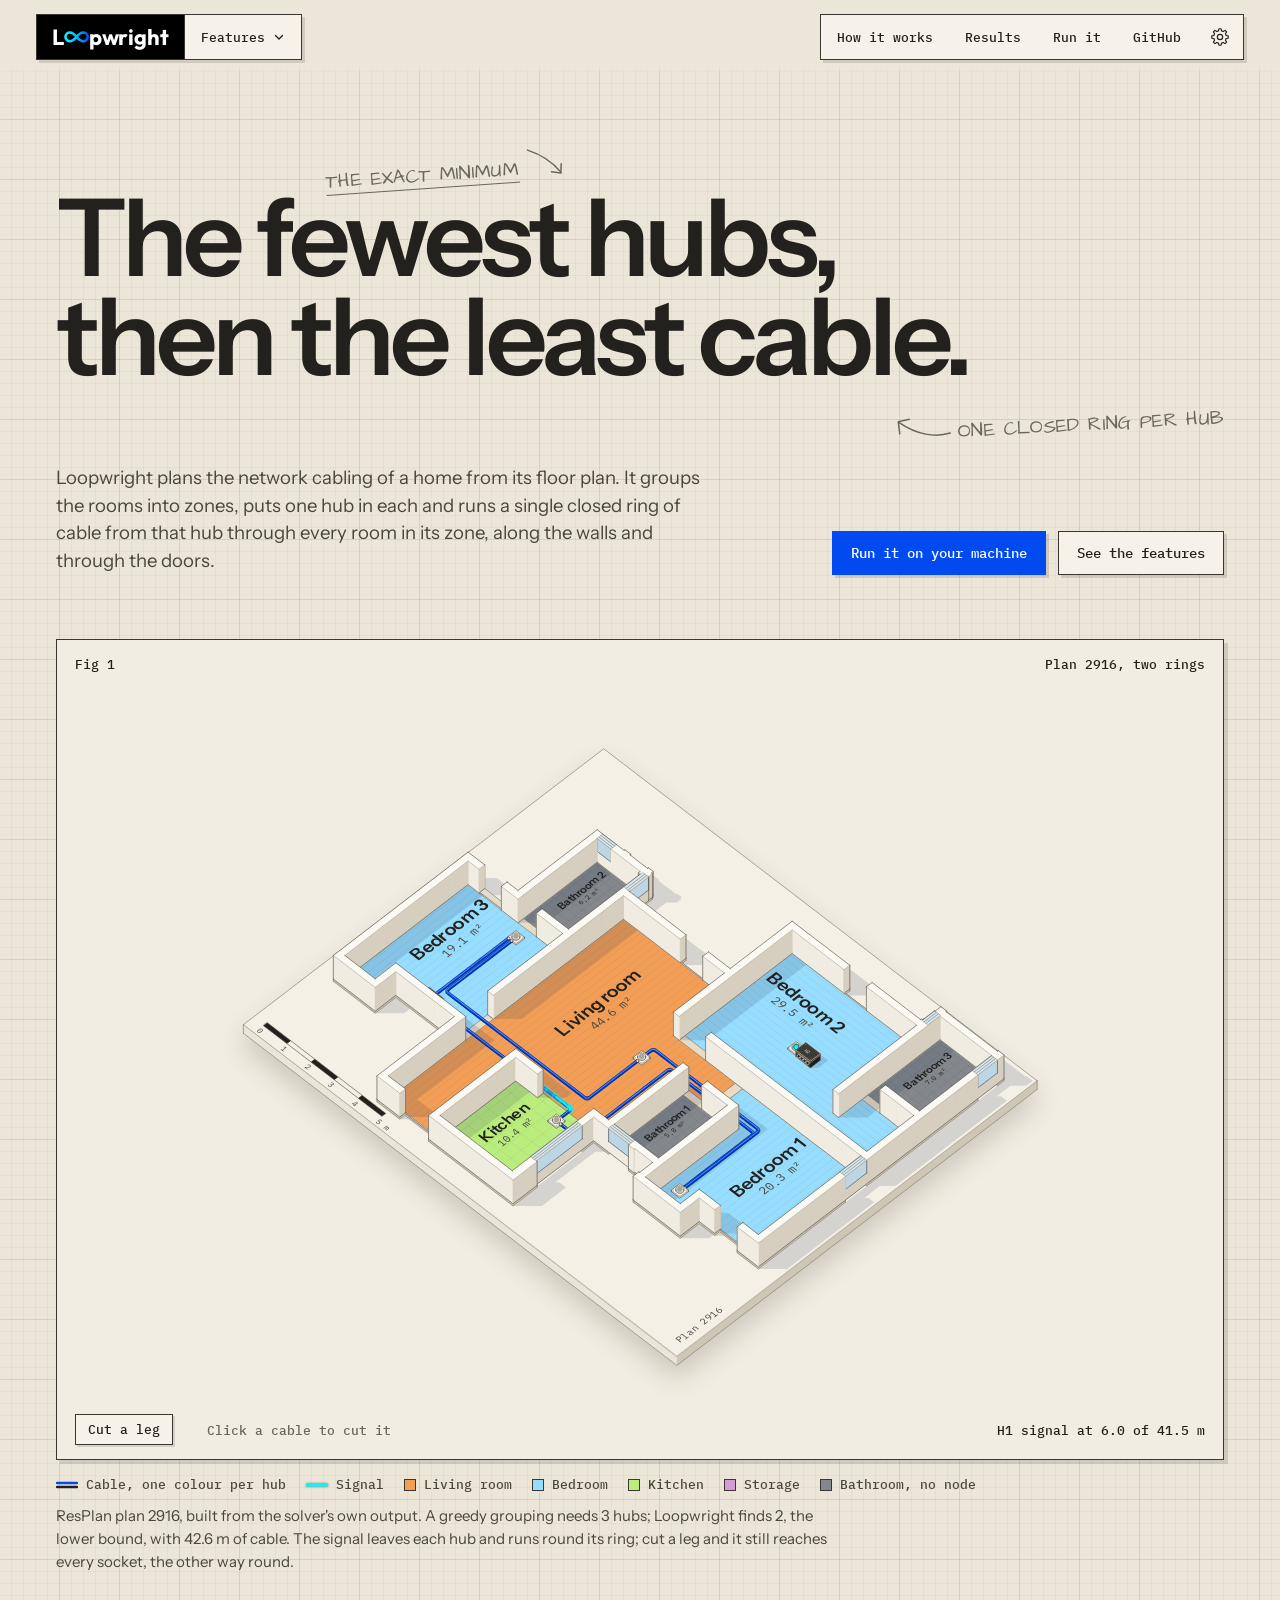
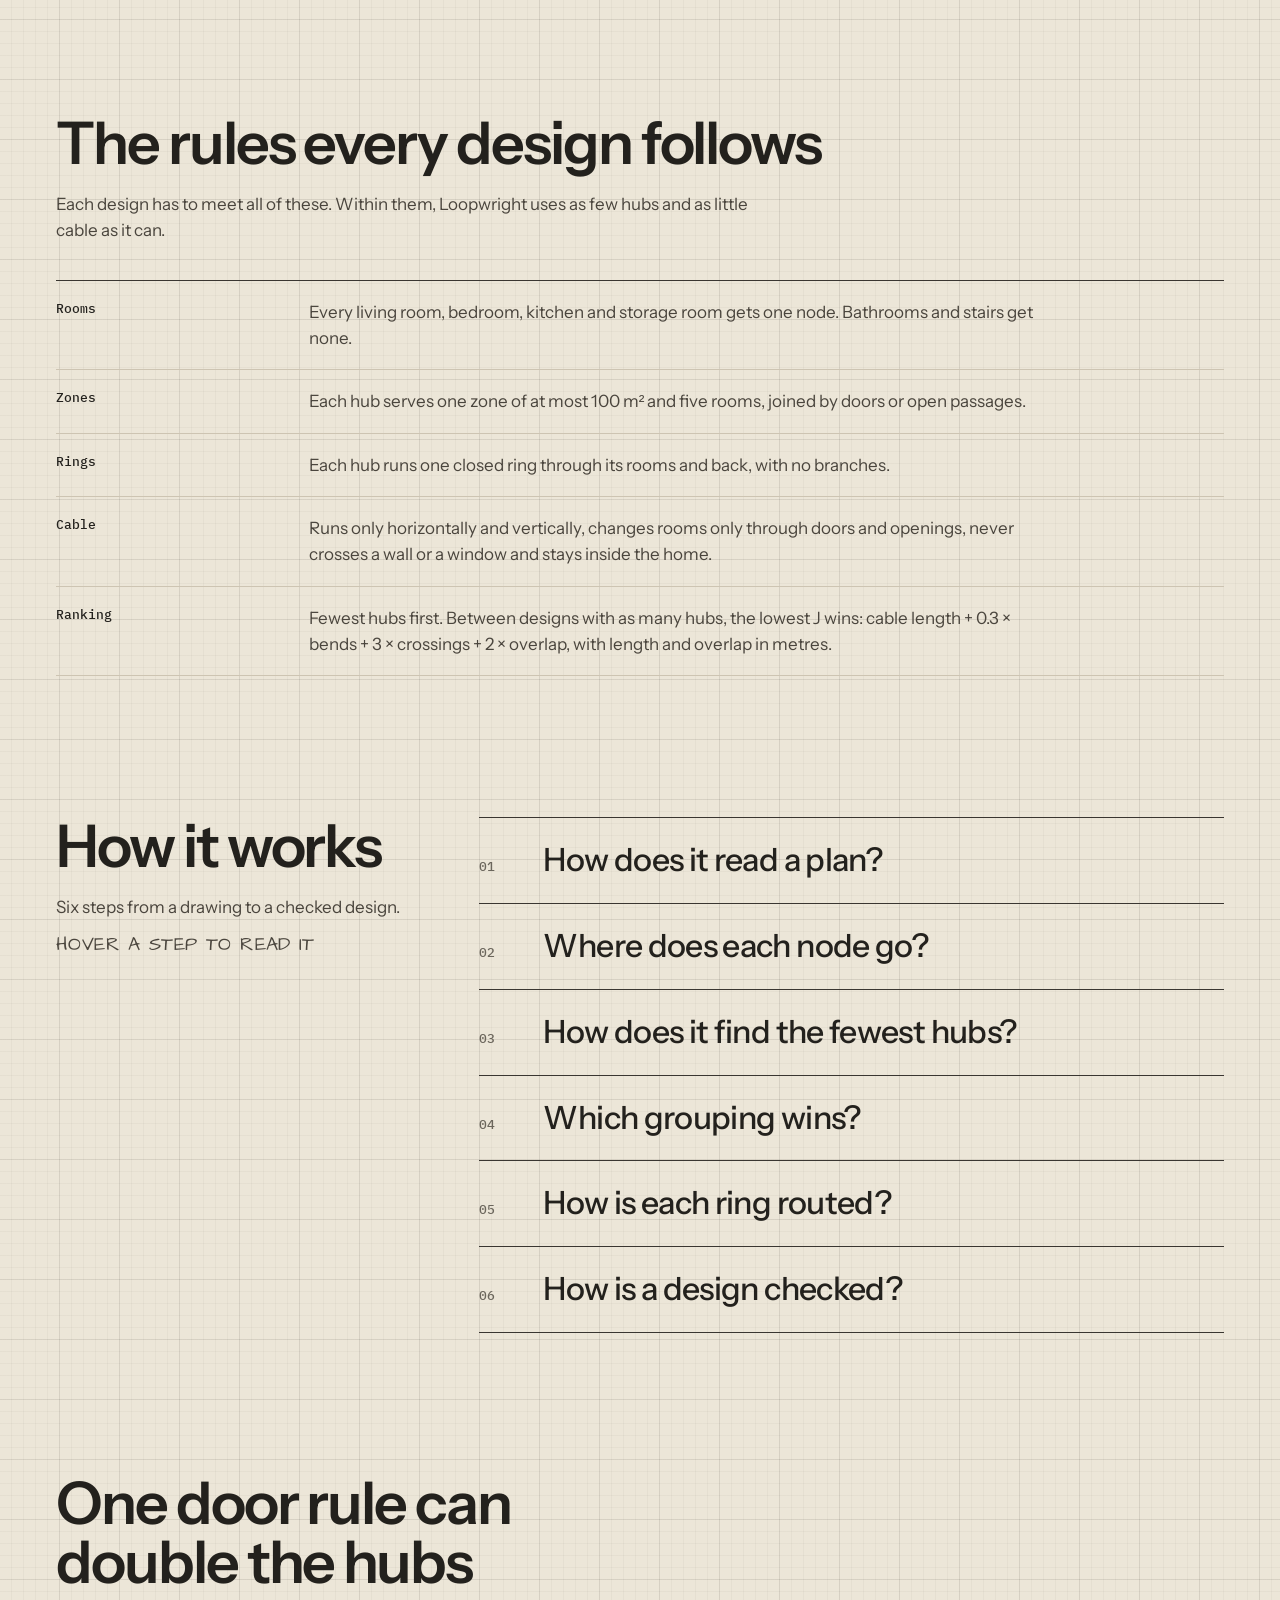
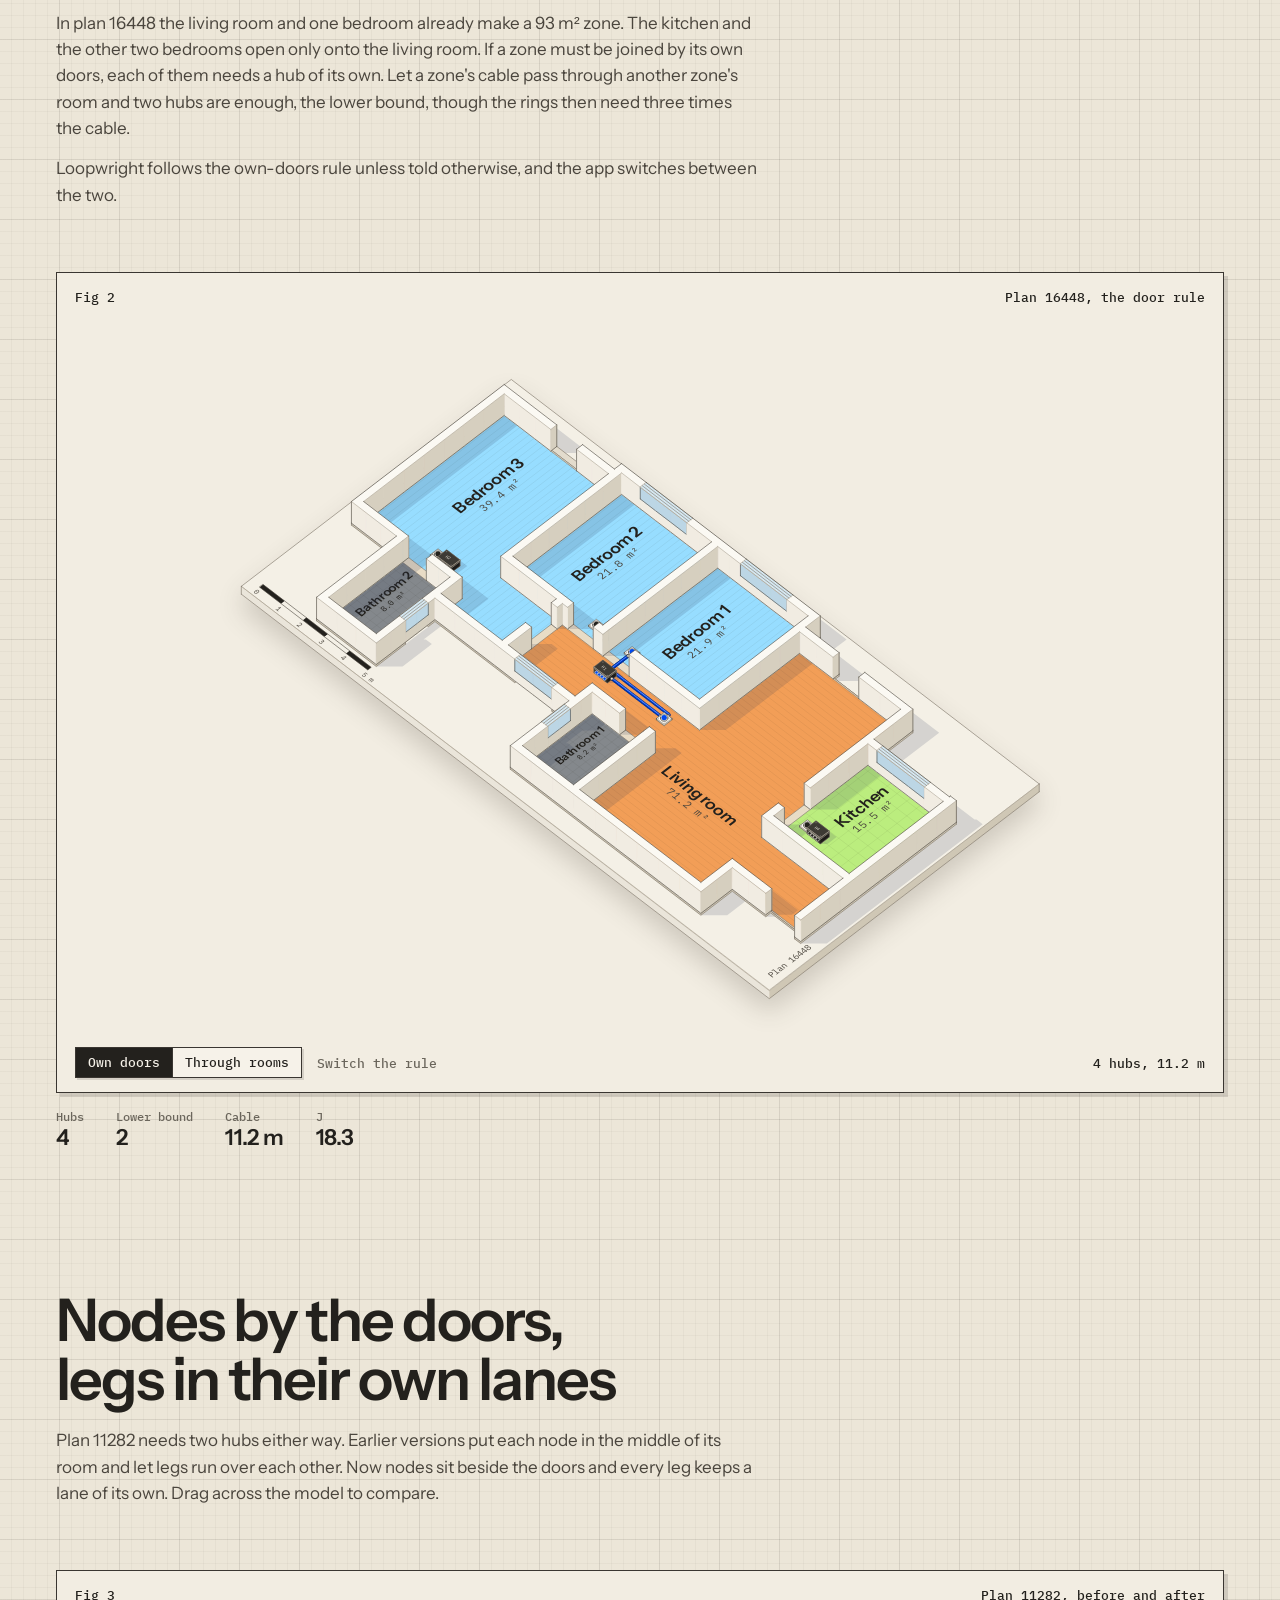
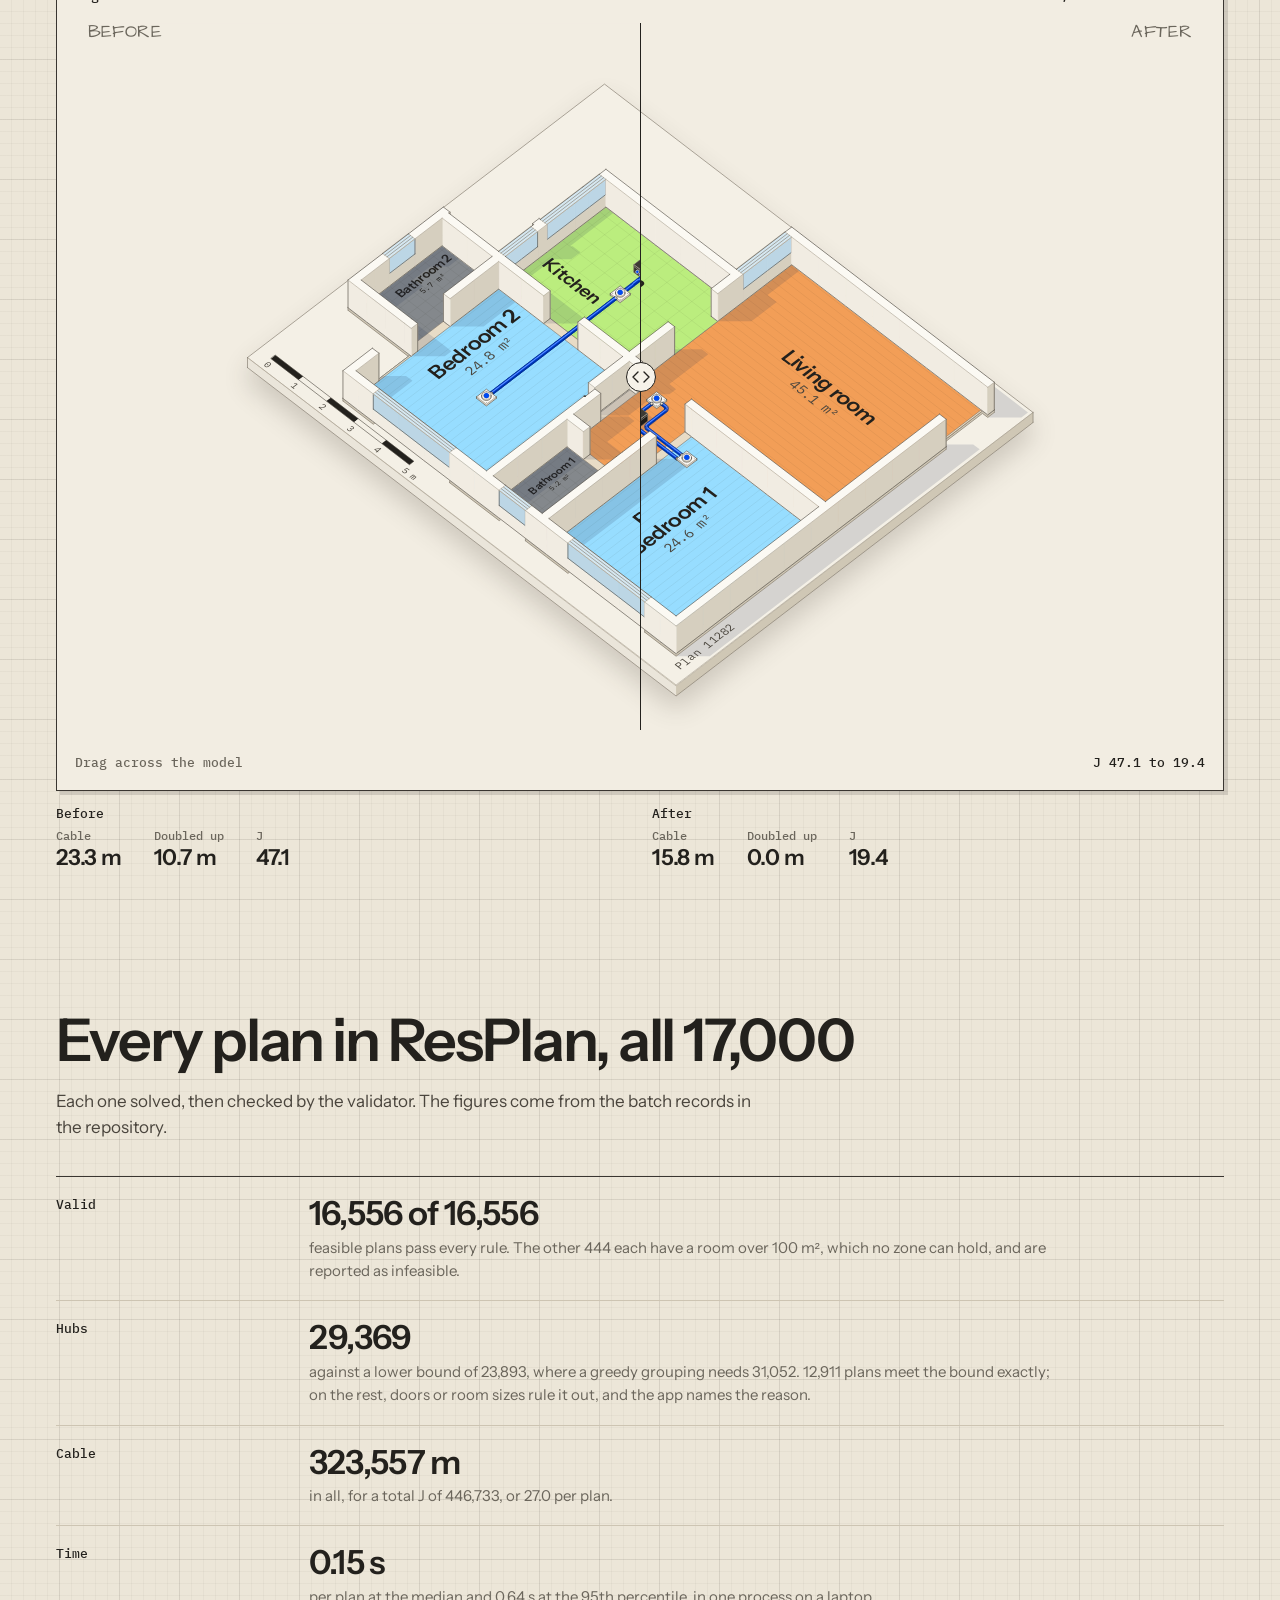
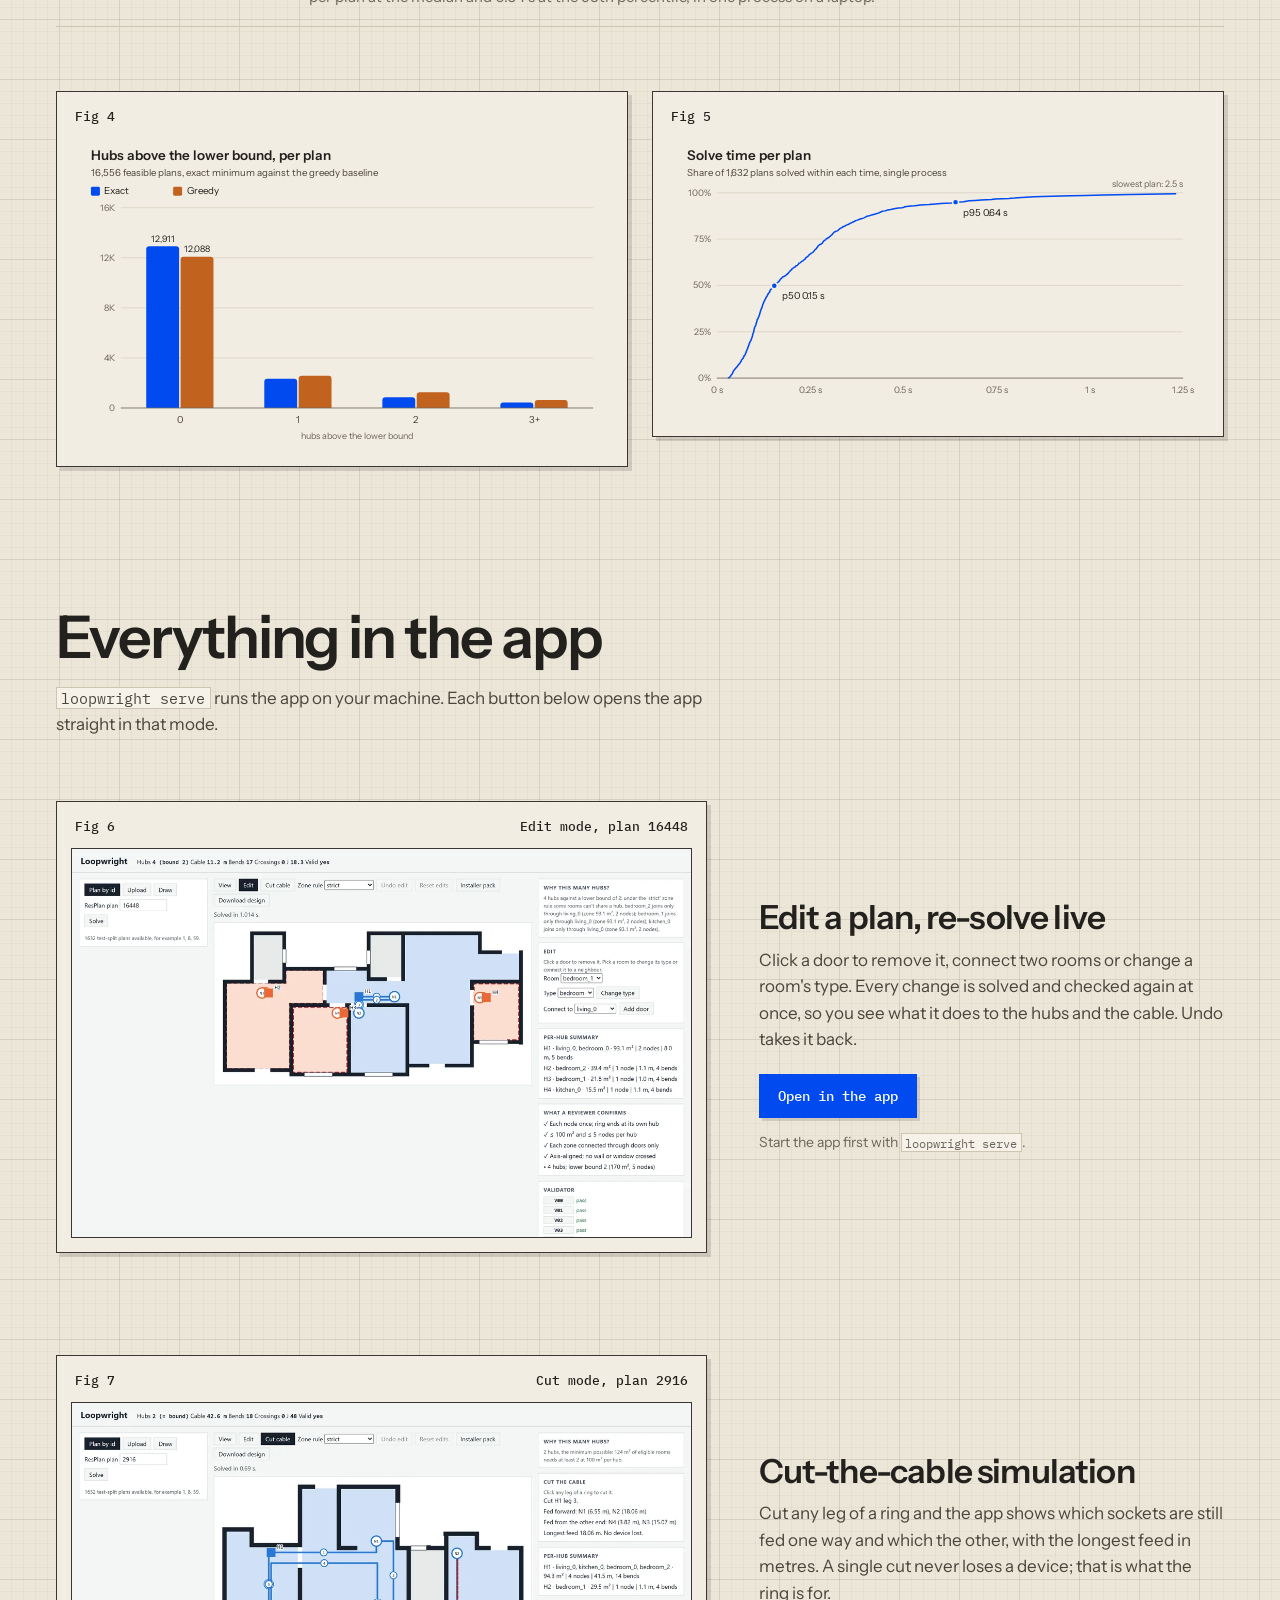
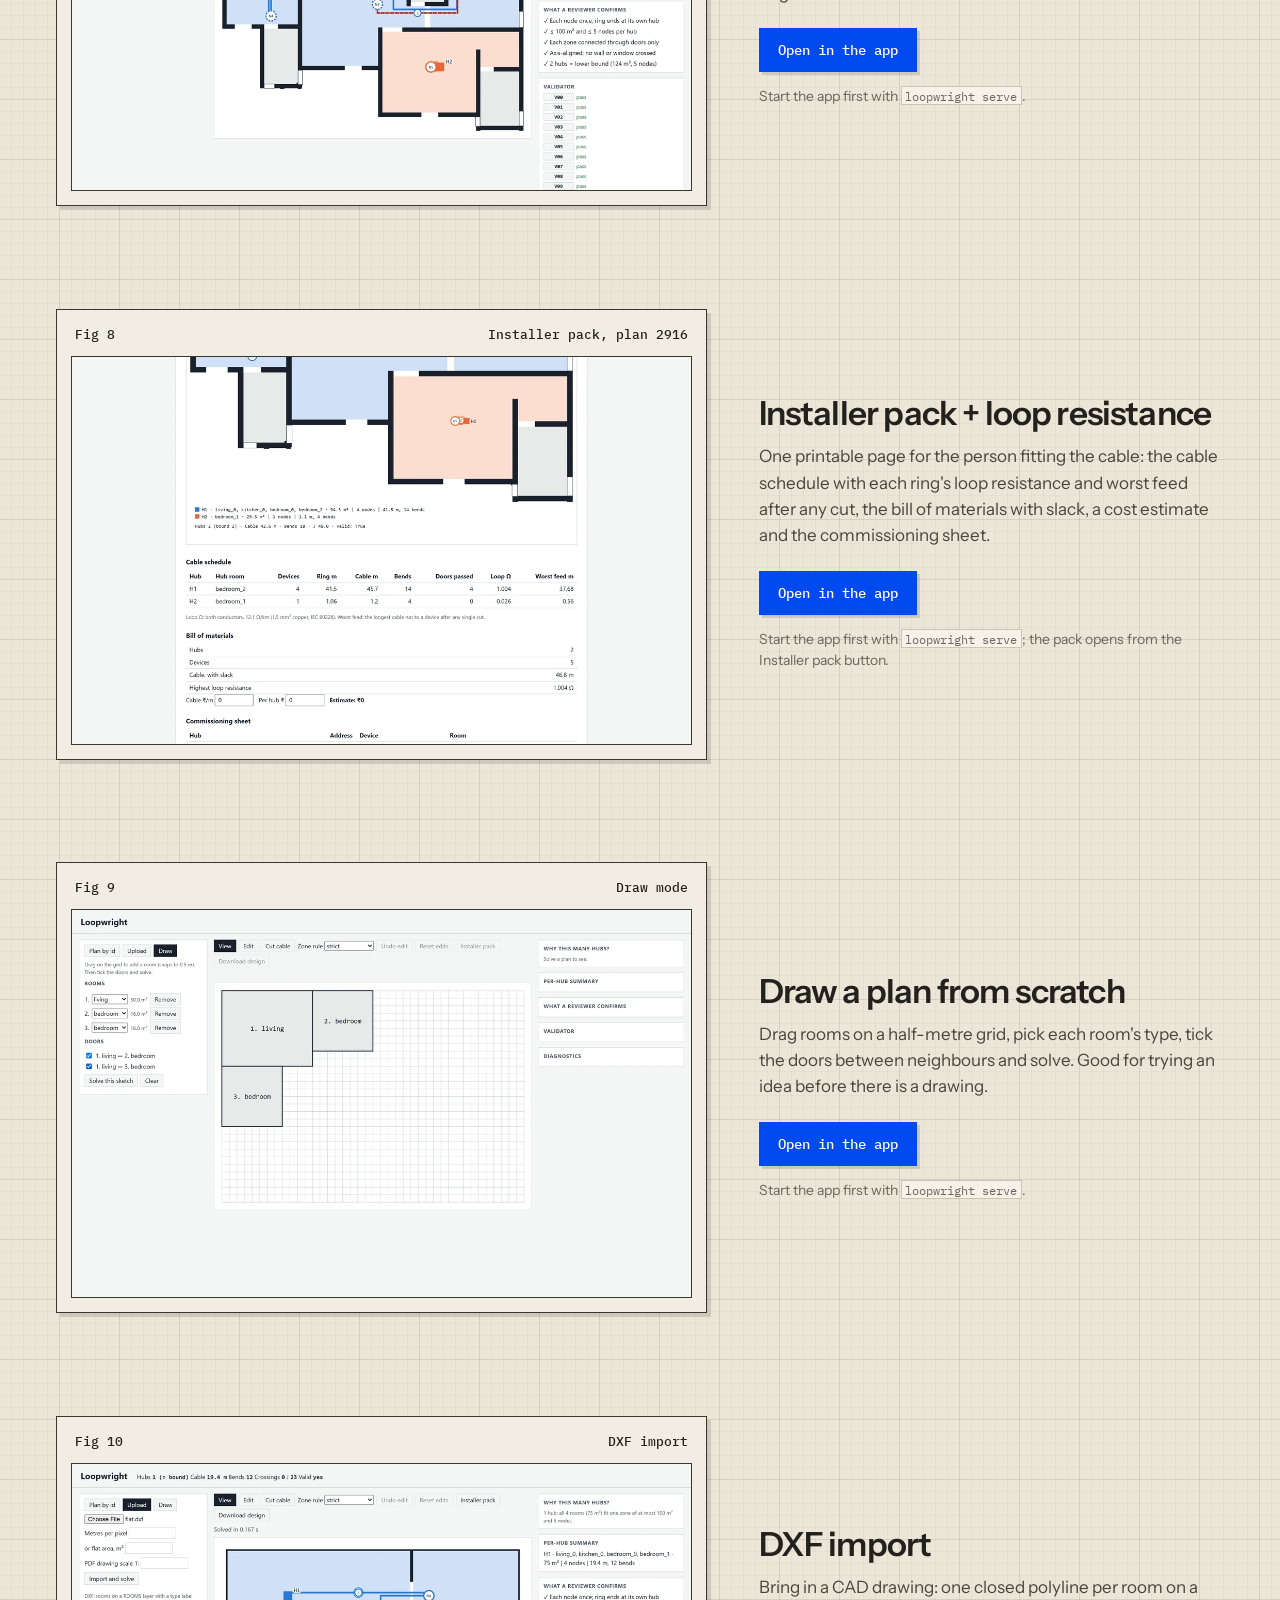
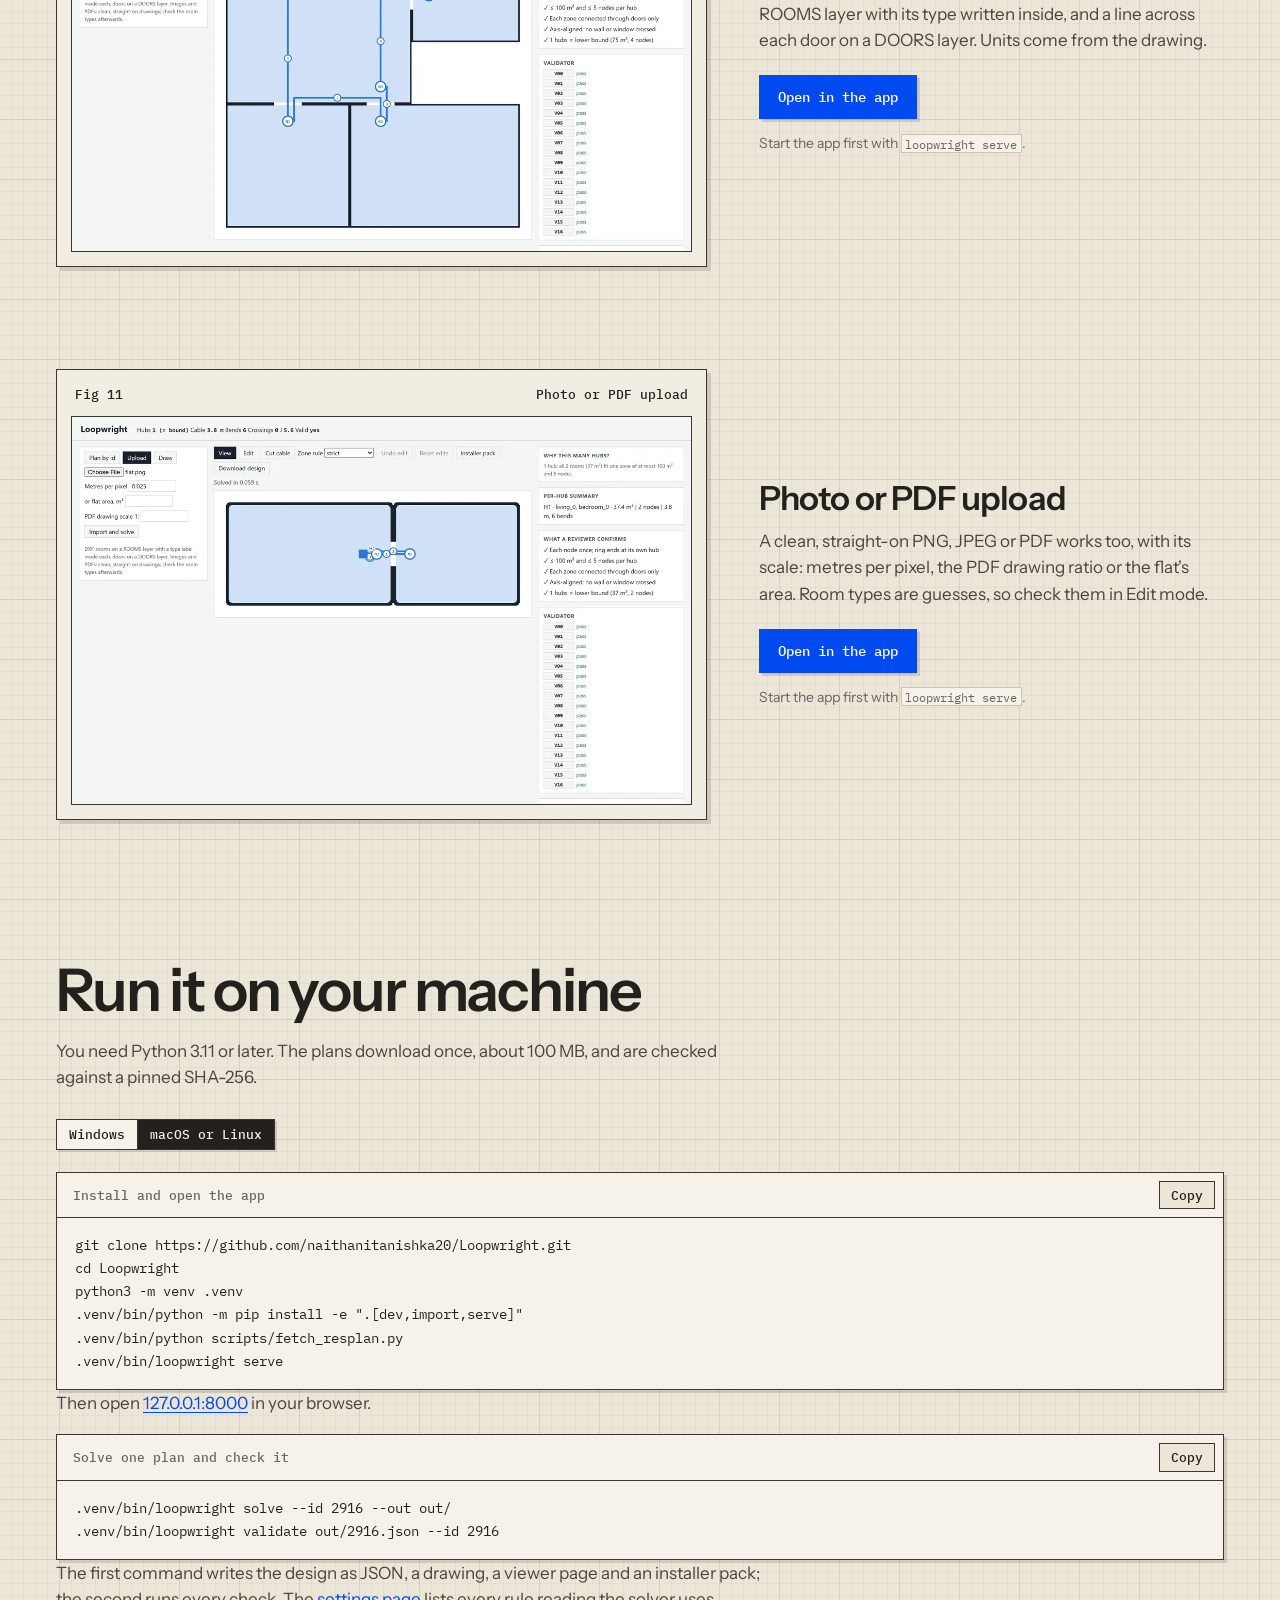
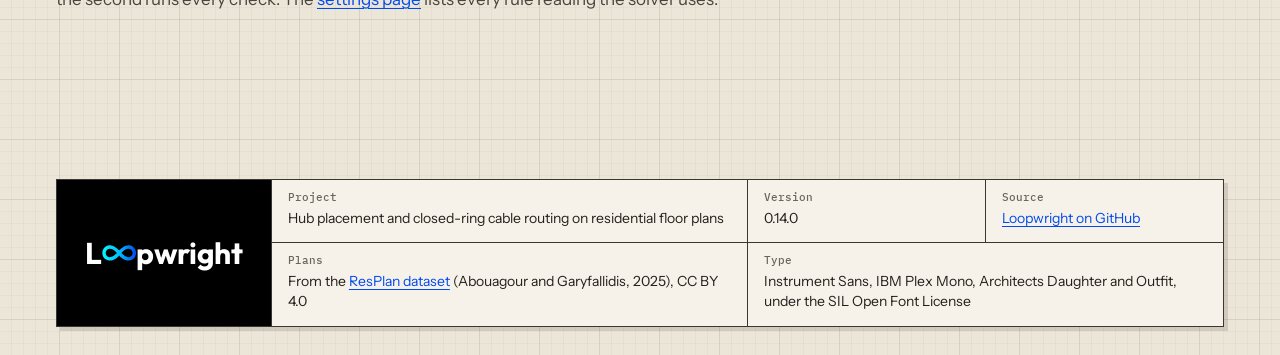
<file: site/index.html>
<!doctype html>
<html lang="en">
<head>
<meta charset="utf-8">
<meta name="viewport" content="width=device-width, initial-scale=1">
<title>Loopwright</title>
<meta name="description" content="Loopwright plans the network cabling of a home from its floor plan: the fewest hubs, then the least cable, with one closed ring of cable per hub.">
<meta name="theme-color" content="#ece6d8">
<meta property="og:title" content="Loopwright">
<meta property="og:description" content="The fewest hubs, then the least cable. Hub placement and closed-ring cable routing on residential floor plans.">
<link rel="icon" href="assets/favicon.svg" type="image/svg+xml">
<link rel="stylesheet" href="styles.css">
<link rel="stylesheet" href="figure.css">
<script>document.documentElement.classList.add("js");</script>
<script src="data.js" defer></script>
<script src="model.js" defer></script>
<script src="main.js" defer></script>
</head>
<body>
<a class="skip" href="#main">Skip to content</a>

<header class="top">
  <div class="pane brand">
    <a class="logo" href="index.html" aria-label="Loopwright home"><span class="wm" aria-hidden="true">L<svg class="loop" viewBox="0 0 1152 520" focusable="false"><defs><linearGradient id="loop-gradient-top" gradientUnits="userSpaceOnUse" x1="10" y1="0" x2="1136" y2="0"><stop offset="0" stop-color="#05F7FF"/><stop offset=".5" stop-color="#01BFFF"/><stop offset="1" stop-color="#004AF0"/></linearGradient></defs><path d="M573.0 265.0C556.2 283.2 540.1 301.7 522.7 319.5C505.3 337.2 487.9 355.2 468.6 371.6C449.3 387.9 429.3 404.3 407.0 417.6C384.6 430.8 360.6 443.8 334.7 451.2C308.9 458.6 280.0 464.5 251.8 462.2C223.6 459.9 191.7 453.0 165.6 437.3C139.6 421.6 111.7 396.7 95.4 368.0C79.0 339.3 67.5 299.3 67.5 265.0C67.5 230.7 79.0 190.7 95.4 162.0C111.7 133.3 139.6 108.4 165.6 92.7C191.7 77.0 223.6 70.1 251.8 67.8C280.0 65.5 308.9 71.4 334.7 78.8C360.6 86.2 384.6 99.2 407.0 112.4C429.3 125.7 449.3 142.1 468.6 158.4C487.9 174.8 505.3 192.8 522.7 210.5C540.1 228.3 556.2 246.8 573.0 265.0C589.8 283.2 605.9 301.7 623.3 319.5C640.7 337.2 658.1 355.2 677.4 371.6C696.7 387.9 716.7 404.3 739.0 417.6C761.4 430.8 785.4 443.8 811.3 451.2C837.1 458.6 866.0 464.5 894.2 462.2C922.4 459.9 954.3 453.0 980.4 437.3C1006.4 421.6 1034.3 396.7 1050.6 368.0C1067.0 339.3 1078.5 299.3 1078.5 265.0C1078.5 230.7 1067.0 190.7 1050.6 162.0C1034.3 133.3 1006.4 108.4 980.4 92.7C954.3 77.0 922.4 70.1 894.2 67.8C866.0 65.5 837.1 71.4 811.3 78.8C785.4 86.2 761.4 99.2 739.0 112.4C716.7 125.7 696.7 142.1 677.4 158.4C658.1 174.8 640.7 192.8 623.3 210.5C605.9 228.3 589.8 246.8 573.0 265.0Z" pathLength="1" stroke="url(#loop-gradient-top)" stroke-width="115"/></svg>pwright</span></a>
    <div class="menu">
      <a class="menu-fallback" href="index.html#features">Features</a>
      <button class="menu-button" type="button" aria-expanded="false" aria-controls="features-menu">Features <svg viewBox="0 0 12 12" aria-hidden="true" focusable="false"><path d="M2.5 4.5 6 8l3.5-3.5" fill="none" stroke="currentColor" stroke-width="1.4" stroke-linecap="round" stroke-linejoin="round"/></svg></button>
      <ul class="menu-list" id="features-menu" hidden>
        <li><a href="index.html#edit">Edit a plan, re-solve live</a></li>
        <li><a href="index.html#cut">Cut-the-cable simulation</a></li>
        <li><a href="index.html#installer">Installer pack + loop resistance</a></li>
        <li><a href="index.html#draw">Draw a plan from scratch</a></li>
        <li><a href="index.html#dxf">DXF import</a></li>
        <li><a href="index.html#upload">Photo or PDF upload</a></li>
      </ul>
    </div>
  </div>
  <nav class="pane links" aria-label="Sections">
    <a class="section-link" href="index.html#how">How it works</a>
    <a class="section-link" href="index.html#results">Results</a>
    <a class="section-link" href="index.html#run">Run it</a>
    <a class="section-link playground" href="/app/" data-hosted hidden>Playground</a>
    <a class="github" href="https://github.com/naithanitanishka20/Loopwright">GitHub</a>
    <a class="gear" href="settings.html" aria-label="Settings"><svg viewBox="0 0 24 24" aria-hidden="true" focusable="false"><path d="M19.38 10.17 L21.91 10.67 L21.91 13.33 L19.38 13.83 L18.51 15.92 L19.95 18.07 L18.07 19.95 L15.92 18.51 L13.83 19.38 L13.33 21.91 L10.67 21.91 L10.17 19.38 L8.08 18.51 L5.93 19.95 L4.05 18.07 L5.49 15.92 L4.62 13.83 L2.09 13.33 L2.09 10.67 L4.62 10.17 L5.49 8.08 L4.05 5.93 L5.93 4.05 L8.08 5.49 L10.17 4.62 L10.67 2.09 L13.33 2.09 L13.83 4.62 L15.92 5.49 L18.07 4.05 L19.95 5.93 L18.51 8.08Z" fill="none" stroke="currentColor" stroke-width="1.4" stroke-linejoin="round"/><circle cx="12" cy="12" r="3.2" fill="none" stroke="currentColor" stroke-width="1.4"/></svg></a>
  </nav>
</header>

<main id="main">

<section class="hero" id="top">
  <div class="hero-head">
    <h1 class="claim">The fewest hubs, <span class="line">then the least cable.</span></h1>
    <p class="hand hand-min" aria-hidden="true"><span>the exact minimum</span><svg class="scribble" viewBox="0 0 70 40" focusable="false"><path d="M6 6c10 4 24 12 34 26"/><path d="M30 31l10 2 1-10"/></svg></p>
    <p class="hand hand-ring" aria-hidden="true"><svg class="scribble" viewBox="0 0 70 40" focusable="false"><path d="M66 30C50 34 30 30 12 16"/><path d="M12 28 11 15l12-2"/></svg><span>one closed ring per hub</span></p>
  </div>
  <div class="hero-copy">
    <p class="lede">Loopwright plans the network cabling of a home from its floor plan. It groups the rooms into zones, puts one hub in each and runs a single closed ring of cable from that hub through every room in its zone, along the walls and through the doors.</p>
    <p class="actions"><a class="button primary" href="/app/" data-hosted hidden>Open the playground</a><a class="button primary" href="#run" data-local>Run it on your machine</a><a class="button" href="#features">See the features</a></p>
  </div>

  <figure class="plate-figure" id="fig-1">
    <div class="plate has-control">
      <div class="corners" aria-hidden="true"><span data-corner="fig">Fig 1</span><span data-corner="title">Plan 2916, two rings</span><span data-corner="hint">Click a cable to cut it</span><span data-corner="readout" data-readout>H1 ring, <span data-fig="hero.length_m">42.6</span> m</span></div>
      <div class="stage" id="model" tabindex="0" role="group" aria-label="Scale model of plan 2916. Left and right arrows pick a cable leg, Enter cuts or rejoins it, Escape rejoins every leg." aria-describedby="fig-1-caption">
        <div class="drawing" data-drawing="hero"><img src="assets/hero.svg" width="1000" height="640" alt="A scale model of plan 2916 on a plinth: walls, doors and windows, rooms coloured and named by type, two hubs, five floor sockets and the cable of each ring."></div>
      </div>
      <button class="plate-control" type="button" aria-pressed="false" data-cut>Cut a leg</button>
    </div>
    <figcaption class="legend">
      <span class="keys"><span class="key"><svg class="swatch" data-mark="cable" viewBox="0 0 22 10" aria-hidden="true"><path d="M1 3h20"/><path d="M1 7h20"/></svg>Cable, one colour per hub</span><span class="key"><svg class="swatch" data-mark="signal" viewBox="0 0 22 10" aria-hidden="true"><path d="M1 5h20"/></svg>Signal</span><span class="key"><i class="chip" data-type="living"></i>Living room</span><span class="key"><i class="chip" data-type="bedroom"></i>Bedroom</span><span class="key"><i class="chip" data-type="kitchen"></i>Kitchen</span><span class="key"><i class="chip" data-type="storage"></i>Storage</span><span class="key"><i class="chip" data-type="bathroom"></i>Bathroom, no node</span></span>
      <span class="caption" id="fig-1-caption">ResPlan plan <span data-fig="hero.plan">2916</span>, built from the solver's own output. A greedy grouping needs <span data-fig="hero.greedy">3</span> hubs; Loopwright finds <span data-fig="hero.hubs">2</span>, the lower bound, with <span data-fig="hero.length_m">42.6</span> m of cable. The signal leaves each hub and runs round its ring; cut a leg and it still reaches every socket, the other way round.</span>
    </figcaption>
  </figure>
  <p class="sr" aria-live="polite" id="model-live"></p>
</section>

<section class="section" id="rules" aria-labelledby="rules-title">
  <h2 id="rules-title">The rules every design follows</h2>
  <p>Each design has to meet all of these. Within them, Loopwright uses as few hubs and as little cable as it can.</p>
  <dl class="spec">
    <div><dt>Rooms</dt><dd>Every living room, bedroom, kitchen and storage room gets one node. Bathrooms and stairs get none.</dd></div>
    <div><dt>Zones</dt><dd>Each hub serves one zone of at most 100 m² and five rooms, joined by doors or open passages.</dd></div>
    <div><dt>Rings</dt><dd>Each hub runs one closed ring through its rooms and back, with no branches.</dd></div>
    <div><dt>Cable</dt><dd>Runs only horizontally and vertically, changes rooms only through doors and openings, never crosses a wall or a window and stays inside the home.</dd></div>
    <div><dt>Ranking</dt><dd>Fewest hubs first. Between designs with as many hubs, the lowest J wins: cable length + 0.3 × bends + 3 × crossings + 2 × overlap, with length and overlap in metres.</dd></div>
  </dl>
</section>

<section class="section how-it-works" id="how" aria-labelledby="how-title">
  <div class="how-head">
    <h2 id="how-title">How it works</h2>
    <p>Six steps from a drawing to a checked design.</p>
    <p class="hand hand-how" aria-hidden="true"><span class="on-hover">hover a step to read it</span><span class="on-touch">tap a step to read it</span></p>
  </div>
  <ol class="asks">
    <li class="ask"><h3><button class="ask-q" type="button" aria-expanded="false" aria-controls="ask-1"><span class="n">01</span><span class="q">How does it read a plan?</span></button></h3><div class="ask-a" id="ask-1"><div><p>Rooms, walls, doors and windows come from the ResPlan geometry, healed so every wall closes and every door sits in a wall.</p></div></div></li>
    <li class="ask"><h3><button class="ask-q" type="button" aria-expanded="false" aria-controls="ask-2"><span class="n">02</span><span class="q">Where does each node go?</span></button></h3><div class="ask-a" id="ask-2"><div><p>Beside its room's doors and at least half a metre from any wall, so cable reaches it on short legs.</p></div></div></li>
    <li class="ask"><h3><button class="ask-q" type="button" aria-expanded="false" aria-controls="ask-3"><span class="n">03</span><span class="q">How does it find the fewest hubs?</span></button></h3><div class="ask-a" id="ask-3"><div><p>An exact search over every way of grouping the rooms into zones finds the smallest number of hubs the rules allow.</p></div></div></li>
    <li class="ask"><h3><button class="ask-q" type="button" aria-expanded="false" aria-controls="ask-4"><span class="n">04</span><span class="q">Which grouping wins?</span></button></h3><div class="ask-a" id="ask-4"><div><p>Among the groupings with that many hubs, the one whose rings need the least cable.</p></div></div></li>
    <li class="ask"><h3><button class="ask-q" type="button" aria-expanded="false" aria-controls="ask-5"><span class="n">05</span><span class="q">How is each ring routed?</span></button></h3><div class="ask-a" id="ask-5"><div><p>On a grid along the walls and through the doors, with every bend counted. Later legs keep out of lanes cable already uses.</p></div></div></li>
    <li class="ask"><h3><button class="ask-q" type="button" aria-expanded="false" aria-controls="ask-6"><span class="n">06</span><span class="q">How is a design checked?</span></button></h3><div class="ask-a" id="ask-6"><div><p>A separate validator rebuilds the plan from the raw data and checks 17 rules, V00 to V16. It imports nothing from the solver.</p></div></div></li>
  </ol>
</section>

<section class="section" id="doors" aria-labelledby="doors-title">
  <h2 id="doors-title">One door rule can double the hubs</h2>
  <p>In plan 16448 the living room and one bedroom already make a 93 m² zone. The kitchen and the other two bedrooms open only onto the living room. If a zone must be joined by its own doors, each of them needs a hub of its own. Let a zone's cable pass through another zone's room and two hubs are enough, the lower bound, though the rings then need three times the cable.</p>
  <p>Loopwright follows the own-doors rule unless told otherwise, and the app switches between the two.</p>
  <figure class="plate-figure" id="fig-2">
    <div class="plate has-switch">
      <div class="corners" aria-hidden="true"><span data-corner="fig">Fig 2</span><span data-corner="title">Plan 16448, the door rule</span><span data-corner="hint">Switch the rule</span><span data-corner="readout" data-readout><span data-figures-readout="rule_strict">4 hubs, 11.2 m</span></span></div>
      <div class="stack">
        <div class="drawing on" data-drawing="rule_strict"><img src="assets/rule_strict.svg" loading="lazy" width="1000" height="640" alt="Plan 16448 under the own-doors rule: four hubs."></div>
        <div class="drawing" data-drawing="rule_through"><img src="assets/rule_through.svg" loading="lazy" width="1000" height="640" alt="Plan 16448 with cable allowed through other rooms: two hubs."></div>
      </div>
      <div class="switch" role="group" aria-label="Door rule">
        <button type="button" aria-pressed="true" data-show="rule_strict">Own doors</button>
        <button type="button" aria-pressed="false" data-show="rule_through">Through rooms</button>
      </div>
    </div>
    <figcaption class="legend">
      <dl class="figures" data-figures="rule_strict" aria-live="polite">
        <div><dt>Hubs</dt><dd data-key="hubs">4</dd></div>
        <div><dt>Lower bound</dt><dd data-key="lower_bound">2</dd></div>
        <div><dt>Cable</dt><dd><span data-key="length_m">11.2</span> m</dd></div>
        <div><dt>J</dt><dd data-key="J">18.3</dd></div>
      </dl>
    </figcaption>
  </figure>
</section>

<section class="section" id="lanes" aria-labelledby="lanes-title">
  <h2 id="lanes-title">Nodes by the doors, legs in their own lanes</h2>
  <p>Plan 11282 needs two hubs either way. Earlier versions put each node in the middle of its room and let legs run over each other. Now nodes sit beside the doors and every leg keeps a lane of its own. Drag across the model to compare.</p>
  <figure class="plate-figure" id="fig-3">
    <div class="plate">
      <div class="corners" aria-hidden="true"><span data-corner="fig">Fig 3</span><span data-corner="title">Plan 11282, before and after</span><span data-corner="hint">Drag across the model</span><span data-corner="readout" data-readout>J <span data-fig="before.J">47.1</span> to <span data-fig="after.J">19.4</span></span></div>
      <div class="wipe">
        <div class="drawing" data-drawing="after"><img src="assets/after.svg" loading="lazy" width="1000" height="640" alt="Plan 11282 after: nodes beside the doors, no cable doubled up."></div>
        <div class="drawing before" data-drawing="before"><img src="assets/before.svg" loading="lazy" width="1000" height="640" alt="Plan 11282 before: nodes in the middle of each room, legs running over each other."></div>
        <span class="handle" aria-hidden="true"></span>
        <span class="tag left" aria-hidden="true">Before</span>
        <span class="tag right" aria-hidden="true">After</span>
        <input type="range" min="0" max="100" value="50" step="1" aria-label="Compare before and after: 0 shows after, 100 shows before">
      </div>
    </div>
    <figcaption class="legend">
      <div class="pair">
        <div>
          <h3>Before</h3>
          <dl class="figures" data-figures="before">
            <div><dt>Cable</dt><dd><span data-key="length_m">23.3</span> m</dd></div>
            <div><dt>Doubled up</dt><dd><span data-key="overlap_m">10.7</span> m</dd></div>
            <div><dt>J</dt><dd data-key="J">47.1</dd></div>
          </dl>
        </div>
        <div>
          <h3>After</h3>
          <dl class="figures" data-figures="after">
            <div><dt>Cable</dt><dd><span data-key="length_m">15.8</span> m</dd></div>
            <div><dt>Doubled up</dt><dd><span data-key="overlap_m">0.0</span> m</dd></div>
            <div><dt>J</dt><dd data-key="J">19.4</dd></div>
          </dl>
        </div>
      </div>
    </figcaption>
  </figure>
</section>

<section class="section" id="results" aria-labelledby="results-title">
  <h2 id="results-title">Every plan in ResPlan, all <span data-num="plans">17,000</span></h2>
  <p>Each one solved, then checked by the validator. The figures come from the batch records in the repository.</p>
  <dl class="spec results-list">
    <div><dt>Valid</dt><dd><strong><span data-num="valid">16,556</span> of <span data-num="feasible">16,556</span></strong><span class="note">feasible plans pass every rule. The other <span data-num="infeasible">444</span> each have a room over 100 m², which no zone can hold, and are reported as infeasible.</span></dd></div>
    <div><dt>Hubs</dt><dd><strong data-num="hubs">29,369</strong><span class="note">against a lower bound of <span data-num="lower_bound">23,893</span>, where a greedy grouping needs <span data-num="greedy">31,052</span>. <span data-num="at_bound">12,911</span> plans meet the bound exactly; on the rest, doors or room sizes rule it out, and the app names the reason.</span></dd></div>
    <div><dt>Cable</dt><dd><strong><span data-num="length_m">323,557</span> m</strong><span class="note">in all, for a total J of <span data-num="J">446,733</span>, or <span data-num="J_per_plan">27.0</span> per plan.</span></dd></div>
    <div><dt>Time</dt><dd><strong><span data-num="p50_s">0.15</span> s</strong><span class="note">per plan at the median and <span data-num="p95_s">0.64</span> s at the 95th percentile, in one process on a laptop.</span></dd></div>
  </dl>
  <div class="charts">
    <figure class="plate-figure">
      <div class="plate"><div class="corners" aria-hidden="true"><span data-corner="fig">Fig 4</span></div>
        <div class="chart" data-chart="extra_hubs"><img src="assets/extra-hubs.svg" loading="lazy" width="720" height="420" alt="Bar chart of how many hubs each plan needs above its lower bound, exact search against a greedy grouping."></div>
      </div>
    </figure>
    <figure class="plate-figure">
      <div class="plate"><div class="corners" aria-hidden="true"><span data-corner="fig">Fig 5</span></div>
        <div class="chart" data-chart="runtime"><img src="assets/runtime.svg" loading="lazy" width="720" height="380" alt="Share of plans solved within each time, one process."></div>
      </div>
    </figure>
  </div>
</section>

<section class="section" id="features" aria-labelledby="features-title">
  <h2 id="features-title">Everything in the app</h2>
  <p><code>loopwright serve</code> runs the app on your machine. Each button below opens the app straight in that mode.</p>
  <div class="feature-list">
    <article class="feature" id="edit" aria-labelledby="edit-title">
      <figure class="plate-figure">
        <div class="plate"><div class="corners" aria-hidden="true"><span data-corner="fig">Fig 6</span><span data-corner="title">Edit mode, plan 16448</span></div>
          <img src="assets/feature-edit.webp" loading="lazy" width="1200" height="750" alt="The app in Edit mode on plan 16448: the plan with its four hubs, and a panel to remove doors, change a room's type or add a door.">
        </div>
      </figure>
      <div>
        <h3 id="edit-title">Edit a plan, re-solve live</h3>
        <p>Click a door to remove it, connect two rooms or change a room's type. Every change is solved and checked again at once, so you see what it does to the hubs and the cable. Undo takes it back.</p>
        <a class="button primary" href="http://127.0.0.1:8000/#edit">Open in the app</a>
        <span class="note" data-local>Start the app first with <code>loopwright serve</code>.</span>
      </div>
    </article>
    <article class="feature" id="cut" aria-labelledby="cut-title">
      <figure class="plate-figure">
        <div class="plate"><div class="corners" aria-hidden="true"><span data-corner="fig">Fig 7</span><span data-corner="title">Cut mode, plan 2916</span></div>
          <img src="assets/feature-cut.webp" loading="lazy" width="1200" height="750" alt="The app in Cut mode on plan 2916 with leg 3 of ring H1 cut: two sockets are fed forward and two from the other end, and no device is lost.">
        </div>
      </figure>
      <div>
        <h3 id="cut-title">Cut-the-cable simulation</h3>
        <p>Cut any leg of a ring and the app shows which sockets are still fed one way and which the other, with the longest feed in metres. A single cut never loses a device; that is what the ring is for.</p>
        <a class="button primary" href="http://127.0.0.1:8000/#cut">Open in the app</a>
        <span class="note" data-local>Start the app first with <code>loopwright serve</code>.</span>
      </div>
    </article>
    <article class="feature" id="installer" aria-labelledby="installer-title">
      <figure class="plate-figure">
        <div class="plate"><div class="corners" aria-hidden="true"><span data-corner="fig">Fig 8</span><span data-corner="title">Installer pack, plan 2916</span></div>
          <img src="assets/feature-installer.webp" loading="lazy" width="1200" height="750" alt="The installer pack for plan 2916: the cable schedule with each ring's loop resistance and worst feed, and the bill of materials.">
        </div>
      </figure>
      <div>
        <h3 id="installer-title">Installer pack + loop resistance</h3>
        <p>One printable page for the person fitting the cable: the cable schedule with each ring's loop resistance and worst feed after any cut, the bill of materials with slack, a cost estimate and the commissioning sheet.</p>
        <a class="button primary" href="http://127.0.0.1:8000/#installer">Open in the app</a>
        <span class="note" data-local>Start the app first with <code>loopwright serve</code>; the pack opens from the Installer pack button.</span>
      </div>
    </article>
    <article class="feature" id="draw" aria-labelledby="draw-title">
      <figure class="plate-figure">
        <div class="plate"><div class="corners" aria-hidden="true"><span data-corner="fig">Fig 9</span><span data-corner="title">Draw mode</span></div>
          <img src="assets/feature-draw.webp" loading="lazy" width="1200" height="750" alt="The app's Draw mode: three rooms dragged onto a half-metre grid, their types chosen and the two doors between them ticked.">
        </div>
      </figure>
      <div>
        <h3 id="draw-title">Draw a plan from scratch</h3>
        <p>Drag rooms on a half-metre grid, pick each room's type, tick the doors between neighbours and solve. Good for trying an idea before there is a drawing.</p>
        <a class="button primary" href="http://127.0.0.1:8000/#draw">Open in the app</a>
        <span class="note" data-local>Start the app first with <code>loopwright serve</code>.</span>
      </div>
    </article>
    <article class="feature" id="dxf" aria-labelledby="dxf-title">
      <figure class="plate-figure">
        <div class="plate"><div class="corners" aria-hidden="true"><span data-corner="fig">Fig 10</span><span data-corner="title">DXF import</span></div>
          <img src="assets/feature-dxf.webp" loading="lazy" width="1200" height="750" alt="A four-room DXF drawing imported into the app and solved with one hub, every rule passing.">
        </div>
      </figure>
      <div>
        <h3 id="dxf-title">DXF import</h3>
        <p>Bring in a CAD drawing: one closed polyline per room on a ROOMS layer with its type written inside, and a line across each door on a DOORS layer. Units come from the drawing.</p>
        <a class="button primary" href="http://127.0.0.1:8000/#dxf">Open in the app</a>
        <span class="note" data-local>Start the app first with <code>loopwright serve</code>.</span>
      </div>
    </article>
    <article class="feature" id="upload" aria-labelledby="upload-title">
      <figure class="plate-figure">
        <div class="plate"><div class="corners" aria-hidden="true"><span data-corner="fig">Fig 11</span><span data-corner="title">Photo or PDF upload</span></div>
          <img src="assets/feature-upload.webp" loading="lazy" width="1200" height="750" alt="A plan drawing uploaded as a PNG at 0.025 metres per pixel, read into two rooms and a door and solved with one hub.">
        </div>
      </figure>
      <div>
        <h3 id="upload-title">Photo or PDF upload</h3>
        <p>A clean, straight-on PNG, JPEG or PDF works too, with its scale: metres per pixel, the PDF drawing ratio or the flat's area. Room types are guesses, so check them in Edit mode.</p>
        <a class="button primary" href="http://127.0.0.1:8000/#upload">Open in the app</a>
        <span class="note" data-local>Start the app first with <code>loopwright serve</code>.</span>
      </div>
    </article>
  </div>
</section>

<section class="section" id="run" aria-labelledby="run-title" data-os-current="windows">
  <h2 id="run-title">Run it on your machine</h2>
  <p>You need Python 3.11 or later. The plans download once, about 100 MB, and are checked against a pinned SHA-256.</p>
  <div class="switch os-switch" role="group" aria-label="Operating system">
    <button type="button" aria-pressed="true" data-os-pick="windows">Windows</button>
    <button type="button" aria-pressed="false" data-os-pick="unix">macOS or Linux</button>
  </div>
  <div class="code">
    <div class="code-head"><span>Install and open the app</span><button class="copy" type="button">Copy</button></div>
    <pre><code data-os="windows">git clone https://github.com/naithanitanishka20/Loopwright.git
cd Loopwright
python -m venv .venv
.venv\Scripts\python -m pip install -e ".[dev,import,serve]"
.venv\Scripts\python scripts\fetch_resplan.py
.venv\Scripts\loopwright serve</code><code data-os="unix">git clone https://github.com/naithanitanishka20/Loopwright.git
cd Loopwright
python3 -m venv .venv
.venv/bin/python -m pip install -e ".[dev,import,serve]"
.venv/bin/python scripts/fetch_resplan.py
.venv/bin/loopwright serve</code></pre>
  </div>
  <p class="after-code">Then open <a href="http://127.0.0.1:8000/">127.0.0.1:8000</a> in your browser.</p>
  <div class="code">
    <div class="code-head"><span>Solve one plan and check it</span><button class="copy" type="button">Copy</button></div>
    <pre><code data-os="windows">.venv\Scripts\loopwright solve --id 2916 --out out\
.venv\Scripts\loopwright validate out\2916.json --id 2916</code><code data-os="unix">.venv/bin/loopwright solve --id 2916 --out out/
.venv/bin/loopwright validate out/2916.json --id 2916</code></pre>
  </div>
  <p class="after-code">The first command writes the design as JSON, a drawing, a viewer page and an installer pack; the second runs every check. The <a href="settings.html">settings page</a> lists every rule reading the solver uses.</p>
</section>

</main>

<footer class="foot">
  <div class="titleblock">
    <a class="logo" href="index.html" aria-label="Loopwright home"><span class="wm" aria-hidden="true">L<svg class="loop" viewBox="0 0 1152 520" focusable="false"><defs><linearGradient id="loop-gradient-foot" gradientUnits="userSpaceOnUse" x1="10" y1="0" x2="1136" y2="0"><stop offset="0" stop-color="#05F7FF"/><stop offset=".5" stop-color="#01BFFF"/><stop offset="1" stop-color="#004AF0"/></linearGradient></defs><path d="M573.0 265.0C556.2 283.2 540.1 301.7 522.7 319.5C505.3 337.2 487.9 355.2 468.6 371.6C449.3 387.9 429.3 404.3 407.0 417.6C384.6 430.8 360.6 443.8 334.7 451.2C308.9 458.6 280.0 464.5 251.8 462.2C223.6 459.9 191.7 453.0 165.6 437.3C139.6 421.6 111.7 396.7 95.4 368.0C79.0 339.3 67.5 299.3 67.5 265.0C67.5 230.7 79.0 190.7 95.4 162.0C111.7 133.3 139.6 108.4 165.6 92.7C191.7 77.0 223.6 70.1 251.8 67.8C280.0 65.5 308.9 71.4 334.7 78.8C360.6 86.2 384.6 99.2 407.0 112.4C429.3 125.7 449.3 142.1 468.6 158.4C487.9 174.8 505.3 192.8 522.7 210.5C540.1 228.3 556.2 246.8 573.0 265.0C589.8 283.2 605.9 301.7 623.3 319.5C640.7 337.2 658.1 355.2 677.4 371.6C696.7 387.9 716.7 404.3 739.0 417.6C761.4 430.8 785.4 443.8 811.3 451.2C837.1 458.6 866.0 464.5 894.2 462.2C922.4 459.9 954.3 453.0 980.4 437.3C1006.4 421.6 1034.3 396.7 1050.6 368.0C1067.0 339.3 1078.5 299.3 1078.5 265.0C1078.5 230.7 1067.0 190.7 1050.6 162.0C1034.3 133.3 1006.4 108.4 980.4 92.7C954.3 77.0 922.4 70.1 894.2 67.8C866.0 65.5 837.1 71.4 811.3 78.8C785.4 86.2 761.4 99.2 739.0 112.4C716.7 125.7 696.7 142.1 677.4 158.4C658.1 174.8 640.7 192.8 623.3 210.5C605.9 228.3 589.8 246.8 573.0 265.0Z" stroke="url(#loop-gradient-foot)" stroke-width="115"/></svg>pwright</span></a>
    <dl>
      <div class="cell wide"><dt>Project</dt><dd>Hub placement and closed-ring cable routing on residential floor plans</dd></div>
      <div class="cell"><dt>Version</dt><dd><span data-num="version">0.14.0</span></dd></div>
      <div class="cell"><dt>Source</dt><dd><a href="https://github.com/naithanitanishka20/Loopwright">Loopwright on GitHub</a></dd></div>
      <div class="cell wide"><dt>Plans</dt><dd>From the <a href="https://github.com/m-agour/ResPlan">ResPlan dataset</a> (Abouagour and Garyfallidis, 2025), CC BY 4.0</dd></div>
      <div class="cell wide"><dt>Type</dt><dd>Instrument Sans, IBM Plex Mono, Architects Daughter and Outfit, under the SIL Open Font License</dd></div>
    </dl>
  </div>
</footer>
<p class="sr" role="status" id="status"></p>
</body>
</html>
</file>
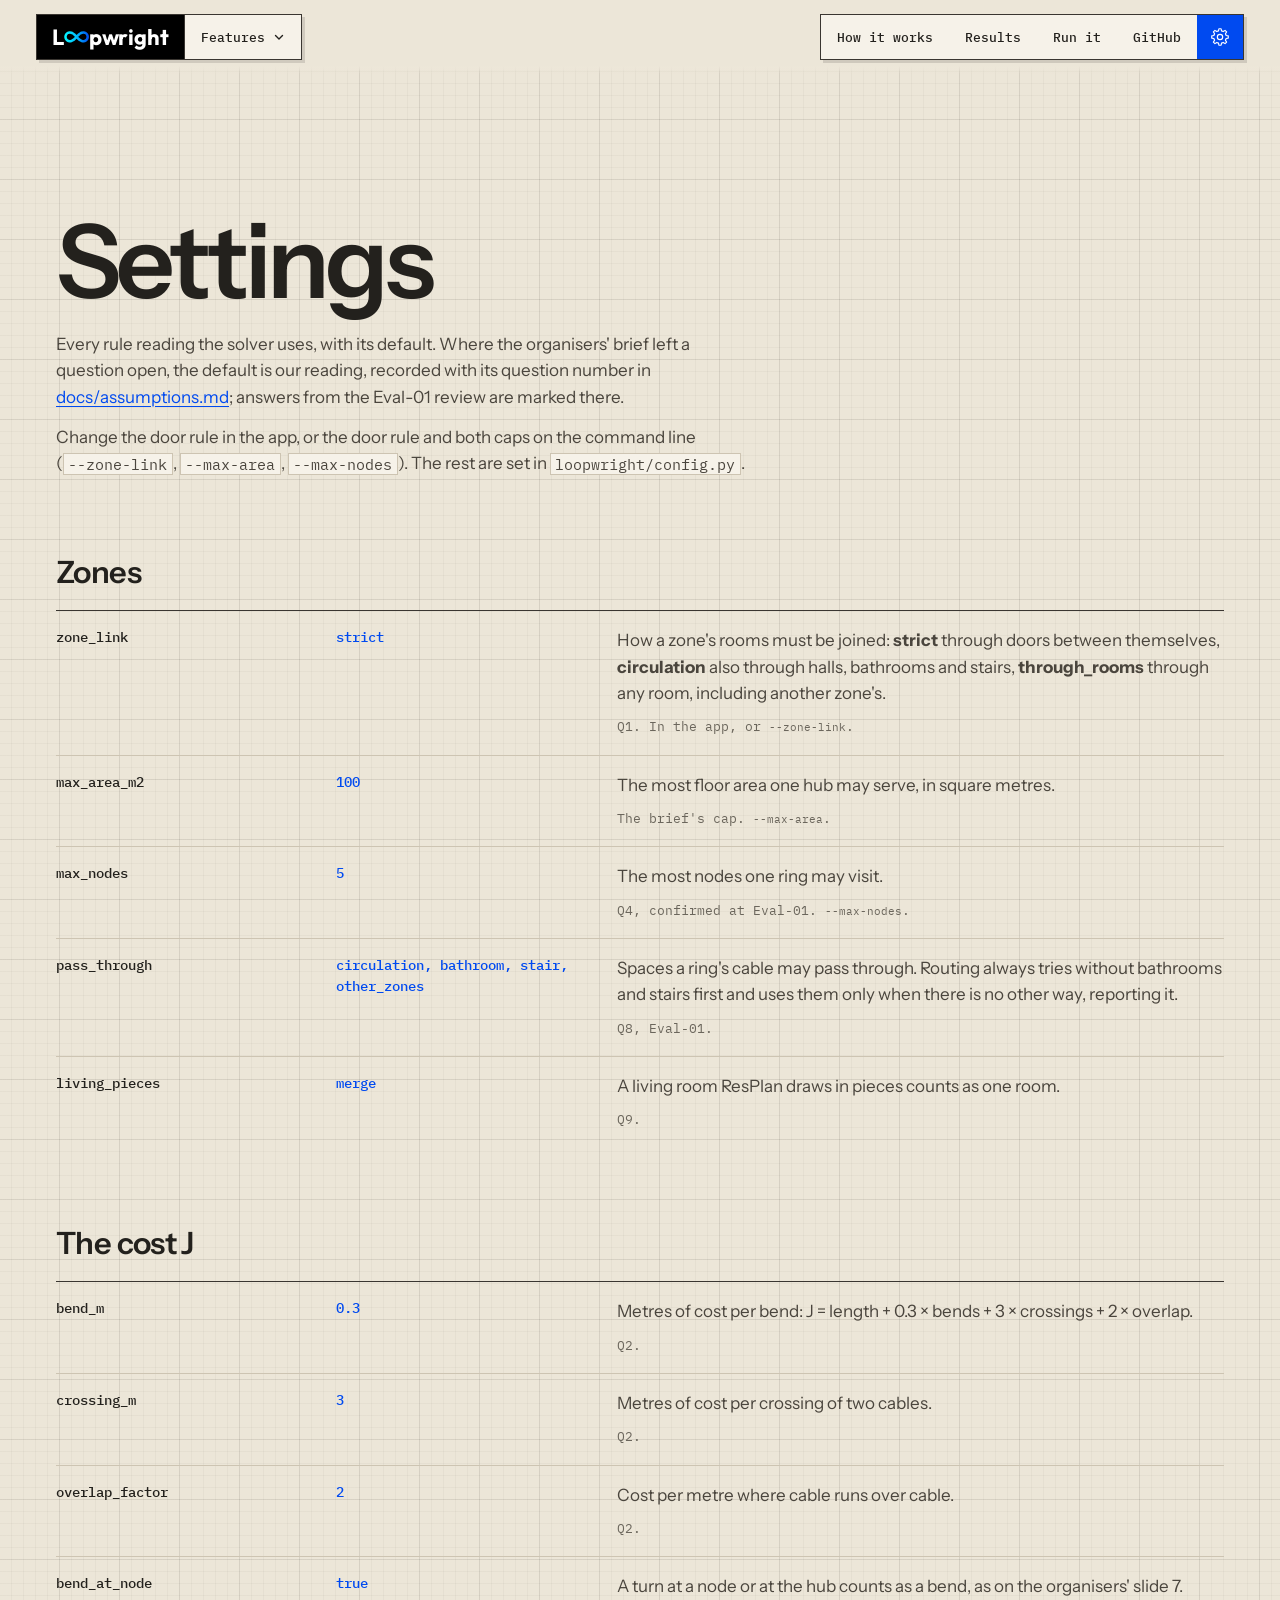
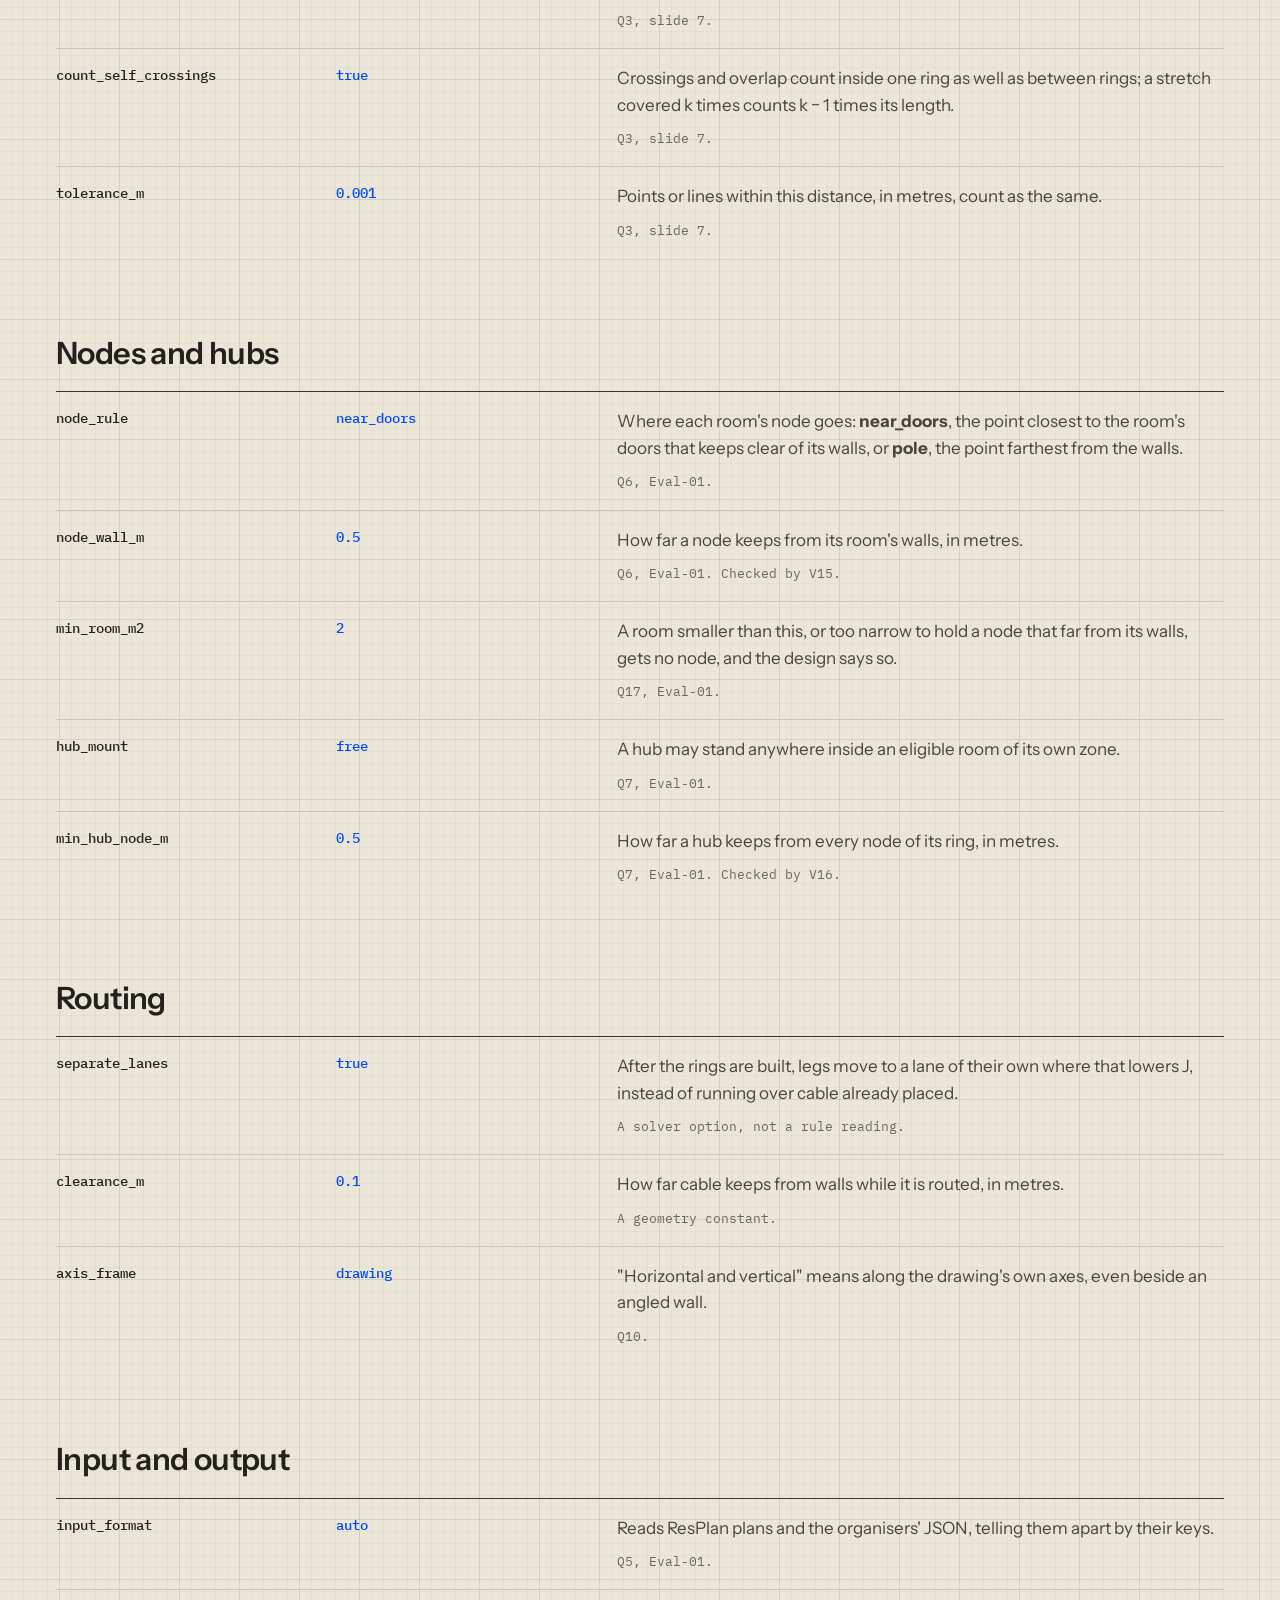
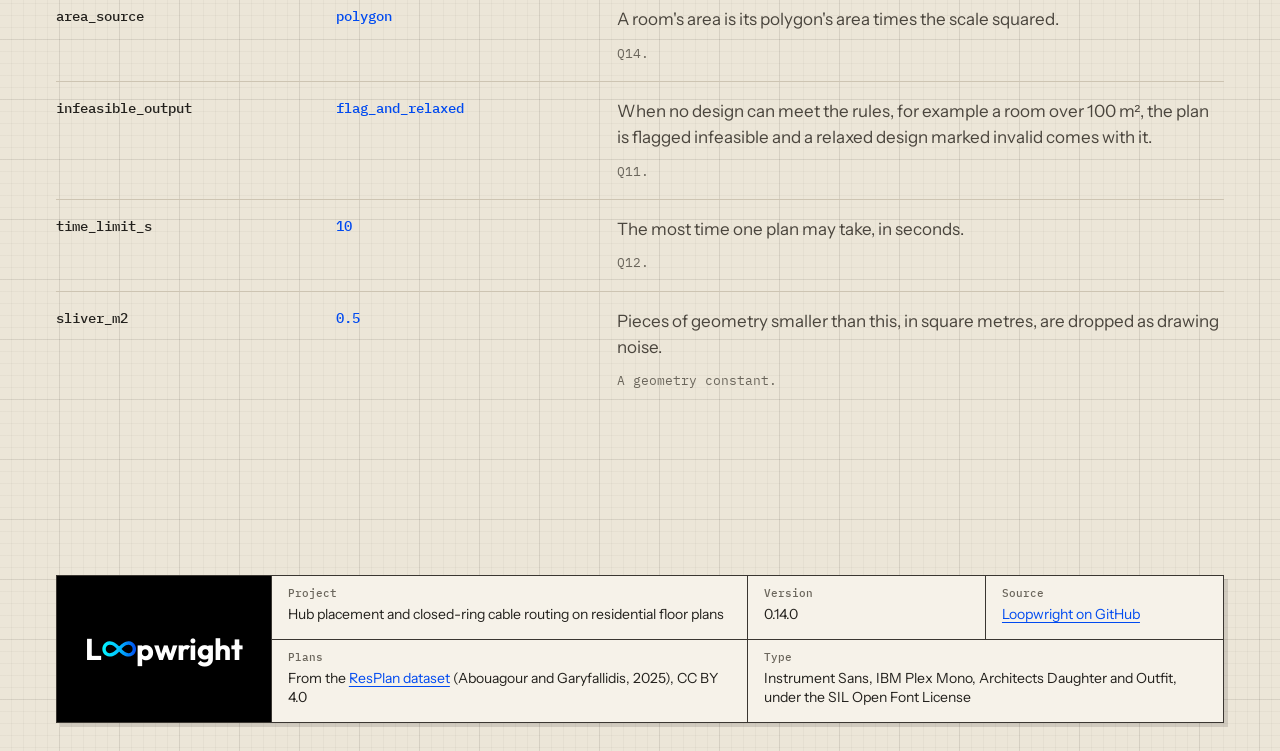
<file: site/settings.html>
<!doctype html>
<html lang="en">
<head>
<meta charset="utf-8">
<meta name="viewport" content="width=device-width, initial-scale=1">
<title>Loopwright settings</title>
<meta name="description" content="Every rule reading the Loopwright solver uses, with its default value and what it changes.">
<meta name="theme-color" content="#ece6d8">
<link rel="icon" href="assets/favicon.svg" type="image/svg+xml">
<link rel="stylesheet" href="styles.css">
<script>document.documentElement.classList.add("js");</script>
<script src="data.js" defer></script>
<script src="main.js" defer></script>
</head>
<body>
<a class="skip" href="#main">Skip to content</a>

<header class="top">
  <div class="pane brand">
    <a class="logo" href="index.html" aria-label="Loopwright home"><span class="wm" aria-hidden="true">L<svg class="loop" viewBox="0 0 1152 520" focusable="false"><defs><linearGradient id="loop-gradient-top" gradientUnits="userSpaceOnUse" x1="10" y1="0" x2="1136" y2="0"><stop offset="0" stop-color="#05F7FF"/><stop offset=".5" stop-color="#01BFFF"/><stop offset="1" stop-color="#004AF0"/></linearGradient></defs><path d="M573.0 265.0C556.2 283.2 540.1 301.7 522.7 319.5C505.3 337.2 487.9 355.2 468.6 371.6C449.3 387.9 429.3 404.3 407.0 417.6C384.6 430.8 360.6 443.8 334.7 451.2C308.9 458.6 280.0 464.5 251.8 462.2C223.6 459.9 191.7 453.0 165.6 437.3C139.6 421.6 111.7 396.7 95.4 368.0C79.0 339.3 67.5 299.3 67.5 265.0C67.5 230.7 79.0 190.7 95.4 162.0C111.7 133.3 139.6 108.4 165.6 92.7C191.7 77.0 223.6 70.1 251.8 67.8C280.0 65.5 308.9 71.4 334.7 78.8C360.6 86.2 384.6 99.2 407.0 112.4C429.3 125.7 449.3 142.1 468.6 158.4C487.9 174.8 505.3 192.8 522.7 210.5C540.1 228.3 556.2 246.8 573.0 265.0C589.8 283.2 605.9 301.7 623.3 319.5C640.7 337.2 658.1 355.2 677.4 371.6C696.7 387.9 716.7 404.3 739.0 417.6C761.4 430.8 785.4 443.8 811.3 451.2C837.1 458.6 866.0 464.5 894.2 462.2C922.4 459.9 954.3 453.0 980.4 437.3C1006.4 421.6 1034.3 396.7 1050.6 368.0C1067.0 339.3 1078.5 299.3 1078.5 265.0C1078.5 230.7 1067.0 190.7 1050.6 162.0C1034.3 133.3 1006.4 108.4 980.4 92.7C954.3 77.0 922.4 70.1 894.2 67.8C866.0 65.5 837.1 71.4 811.3 78.8C785.4 86.2 761.4 99.2 739.0 112.4C716.7 125.7 696.7 142.1 677.4 158.4C658.1 174.8 640.7 192.8 623.3 210.5C605.9 228.3 589.8 246.8 573.0 265.0Z" pathLength="1" stroke="url(#loop-gradient-top)" stroke-width="115"/></svg>pwright</span></a>
    <div class="menu">
      <a class="menu-fallback" href="index.html#features">Features</a>
      <button class="menu-button" type="button" aria-expanded="false" aria-controls="features-menu">Features <svg viewBox="0 0 12 12" aria-hidden="true" focusable="false"><path d="M2.5 4.5 6 8l3.5-3.5" fill="none" stroke="currentColor" stroke-width="1.4" stroke-linecap="round" stroke-linejoin="round"/></svg></button>
      <ul class="menu-list" id="features-menu" hidden>
        <li><a href="index.html#edit">Edit a plan, re-solve live</a></li>
        <li><a href="index.html#cut">Cut-the-cable simulation</a></li>
        <li><a href="index.html#installer">Installer pack + loop resistance</a></li>
        <li><a href="index.html#draw">Draw a plan from scratch</a></li>
        <li><a href="index.html#dxf">DXF import</a></li>
        <li><a href="index.html#upload">Photo or PDF upload</a></li>
      </ul>
    </div>
  </div>
  <nav class="pane links" aria-label="Sections">
    <a class="section-link" href="index.html#how">How it works</a>
    <a class="section-link" href="index.html#results">Results</a>
    <a class="section-link" href="index.html#run">Run it</a>
    <a class="section-link playground" href="/app/" data-hosted hidden>Playground</a>
    <a class="github" href="https://github.com/naithanitanishka20/Loopwright">GitHub</a>
    <a class="gear" href="settings.html" aria-label="Settings" aria-current="page"><svg viewBox="0 0 24 24" aria-hidden="true" focusable="false"><path d="M19.38 10.17 L21.91 10.67 L21.91 13.33 L19.38 13.83 L18.51 15.92 L19.95 18.07 L18.07 19.95 L15.92 18.51 L13.83 19.38 L13.33 21.91 L10.67 21.91 L10.17 19.38 L8.08 18.51 L5.93 19.95 L4.05 18.07 L5.49 15.92 L4.62 13.83 L2.09 13.33 L2.09 10.67 L4.62 10.17 L5.49 8.08 L4.05 5.93 L5.93 4.05 L8.08 5.49 L10.17 4.62 L10.67 2.09 L13.33 2.09 L13.83 4.62 L15.92 5.49 L18.07 4.05 L19.95 5.93 L18.51 8.08Z" fill="none" stroke="currentColor" stroke-width="1.4" stroke-linejoin="round"/><circle cx="12" cy="12" r="3.2" fill="none" stroke="currentColor" stroke-width="1.4"/></svg></a>
  </nav>
</header>

<main id="main">
<section class="section" aria-labelledby="settings-title">
  <h1 id="settings-title" class="page-title">Settings</h1>
  <p>Every rule reading the solver uses, with its default. Where the organisers' brief left a question open, the default is our reading, recorded with its question number in <a href="https://github.com/naithanitanishka20/Loopwright/blob/main/docs/assumptions.md">docs/assumptions.md</a>; answers from the Eval-01 review are marked there.</p>
  <p>Change the door rule in the app, or the door rule and both caps on the command line (<code>--zone-link</code>, <code>--max-area</code>, <code>--max-nodes</code>). The rest are set in <code>loopwright/config.py</code>.</p>

  <div class="settings-group" aria-labelledby="zones-title">
    <h2 id="zones-title">Zones</h2>
    <div class="setting"><code>zone_link</code><span class="value" data-setting="zone_link">strict</span><div class="what"><p>How a zone's rooms must be joined: <b>strict</b> through doors between themselves, <b>circulation</b> also through halls, bathrooms and stairs, <b>through_rooms</b> through any room, including another zone's.</p><span class="how">Q1. In the app, or <code>--zone-link</code>.</span></div></div>
    <div class="setting"><code>max_area_m2</code><span class="value" data-setting="max_area_m2">100</span><div class="what"><p>The most floor area one hub may serve, in square metres.</p><span class="how">The brief's cap. <code>--max-area</code>.</span></div></div>
    <div class="setting"><code>max_nodes</code><span class="value" data-setting="max_nodes">5</span><div class="what"><p>The most nodes one ring may visit.</p><span class="how">Q4, confirmed at Eval-01. <code>--max-nodes</code>.</span></div></div>
    <div class="setting"><code>pass_through</code><span class="value" data-setting="pass_through">circulation, bathroom, stair, other_zones</span><div class="what"><p>Spaces a ring's cable may pass through. Routing always tries without bathrooms and stairs first and uses them only when there is no other way, reporting it.</p><span class="how">Q8, Eval-01.</span></div></div>
    <div class="setting"><code>living_pieces</code><span class="value" data-setting="living_pieces">merge</span><div class="what"><p>A living room ResPlan draws in pieces counts as one room.</p><span class="how">Q9.</span></div></div>
  </div>

  <div class="settings-group" aria-labelledby="cost-title">
    <h2 id="cost-title">The cost J</h2>
    <div class="setting"><code>bend_m</code><span class="value" data-setting="bend_m">0.3</span><div class="what"><p>Metres of cost per bend: J = length + 0.3 × bends + 3 × crossings + 2 × overlap.</p><span class="how">Q2.</span></div></div>
    <div class="setting"><code>crossing_m</code><span class="value" data-setting="crossing_m">3</span><div class="what"><p>Metres of cost per crossing of two cables.</p><span class="how">Q2.</span></div></div>
    <div class="setting"><code>overlap_factor</code><span class="value" data-setting="overlap_factor">2</span><div class="what"><p>Cost per metre where cable runs over cable.</p><span class="how">Q2.</span></div></div>
    <div class="setting"><code>bend_at_node</code><span class="value" data-setting="bend_at_node">true</span><div class="what"><p>A turn at a node or at the hub counts as a bend, as on the organisers' slide 7.</p><span class="how">Q3, slide 7.</span></div></div>
    <div class="setting"><code>count_self_crossings</code><span class="value" data-setting="count_self_crossings">true</span><div class="what"><p>Crossings and overlap count inside one ring as well as between rings; a stretch covered k times counts k − 1 times its length.</p><span class="how">Q3, slide 7.</span></div></div>
    <div class="setting"><code>tolerance_m</code><span class="value" data-setting="tolerance_m">0.001</span><div class="what"><p>Points or lines within this distance, in metres, count as the same.</p><span class="how">Q3, slide 7.</span></div></div>
  </div>

  <div class="settings-group" aria-labelledby="nodes-title">
    <h2 id="nodes-title">Nodes and hubs</h2>
    <div class="setting"><code>node_rule</code><span class="value" data-setting="node_rule">near_doors</span><div class="what"><p>Where each room's node goes: <b>near_doors</b>, the point closest to the room's doors that keeps clear of its walls, or <b>pole</b>, the point farthest from the walls.</p><span class="how">Q6, Eval-01.</span></div></div>
    <div class="setting"><code>node_wall_m</code><span class="value" data-setting="node_wall_m">0.5</span><div class="what"><p>How far a node keeps from its room's walls, in metres.</p><span class="how">Q6, Eval-01. Checked by V15.</span></div></div>
    <div class="setting"><code>min_room_m2</code><span class="value" data-setting="min_room_m2">2</span><div class="what"><p>A room smaller than this, or too narrow to hold a node that far from its walls, gets no node, and the design says so.</p><span class="how">Q17, Eval-01.</span></div></div>
    <div class="setting"><code>hub_mount</code><span class="value" data-setting="hub_mount">free</span><div class="what"><p>A hub may stand anywhere inside an eligible room of its own zone.</p><span class="how">Q7, Eval-01.</span></div></div>
    <div class="setting"><code>min_hub_node_m</code><span class="value" data-setting="min_hub_node_m">0.5</span><div class="what"><p>How far a hub keeps from every node of its ring, in metres.</p><span class="how">Q7, Eval-01. Checked by V16.</span></div></div>
  </div>

  <div class="settings-group" aria-labelledby="routing-title">
    <h2 id="routing-title">Routing</h2>
    <div class="setting"><code>separate_lanes</code><span class="value" data-setting="separate_lanes">true</span><div class="what"><p>After the rings are built, legs move to a lane of their own where that lowers J, instead of running over cable already placed.</p><span class="how">A solver option, not a rule reading.</span></div></div>
    <div class="setting"><code>clearance_m</code><span class="value" data-setting="clearance_m">0.1</span><div class="what"><p>How far cable keeps from walls while it is routed, in metres.</p><span class="how">A geometry constant.</span></div></div>
    <div class="setting"><code>axis_frame</code><span class="value" data-setting="axis_frame">drawing</span><div class="what"><p>"Horizontal and vertical" means along the drawing's own axes, even beside an angled wall.</p><span class="how">Q10.</span></div></div>
  </div>

  <div class="settings-group" aria-labelledby="io-title">
    <h2 id="io-title">Input and output</h2>
    <div class="setting"><code>input_format</code><span class="value" data-setting="input_format">auto</span><div class="what"><p>Reads ResPlan plans and the organisers' JSON, telling them apart by their keys.</p><span class="how">Q5, Eval-01.</span></div></div>
    <div class="setting"><code>area_source</code><span class="value" data-setting="area_source">polygon</span><div class="what"><p>A room's area is its polygon's area times the scale squared.</p><span class="how">Q14.</span></div></div>
    <div class="setting"><code>infeasible_output</code><span class="value" data-setting="infeasible_output">flag_and_relaxed</span><div class="what"><p>When no design can meet the rules, for example a room over 100 m², the plan is flagged infeasible and a relaxed design marked invalid comes with it.</p><span class="how">Q11.</span></div></div>
    <div class="setting"><code>time_limit_s</code><span class="value" data-setting="time_limit_s">10</span><div class="what"><p>The most time one plan may take, in seconds.</p><span class="how">Q12.</span></div></div>
    <div class="setting"><code>sliver_m2</code><span class="value" data-setting="sliver_m2">0.5</span><div class="what"><p>Pieces of geometry smaller than this, in square metres, are dropped as drawing noise.</p><span class="how">A geometry constant.</span></div></div>
  </div>
</section>
</main>

<footer class="foot">
  <div class="titleblock">
    <a class="logo" href="index.html" aria-label="Loopwright home"><span class="wm" aria-hidden="true">L<svg class="loop" viewBox="0 0 1152 520" focusable="false"><defs><linearGradient id="loop-gradient-foot" gradientUnits="userSpaceOnUse" x1="10" y1="0" x2="1136" y2="0"><stop offset="0" stop-color="#05F7FF"/><stop offset=".5" stop-color="#01BFFF"/><stop offset="1" stop-color="#004AF0"/></linearGradient></defs><path d="M573.0 265.0C556.2 283.2 540.1 301.7 522.7 319.5C505.3 337.2 487.9 355.2 468.6 371.6C449.3 387.9 429.3 404.3 407.0 417.6C384.6 430.8 360.6 443.8 334.7 451.2C308.9 458.6 280.0 464.5 251.8 462.2C223.6 459.9 191.7 453.0 165.6 437.3C139.6 421.6 111.7 396.7 95.4 368.0C79.0 339.3 67.5 299.3 67.5 265.0C67.5 230.7 79.0 190.7 95.4 162.0C111.7 133.3 139.6 108.4 165.6 92.7C191.7 77.0 223.6 70.1 251.8 67.8C280.0 65.5 308.9 71.4 334.7 78.8C360.6 86.2 384.6 99.2 407.0 112.4C429.3 125.7 449.3 142.1 468.6 158.4C487.9 174.8 505.3 192.8 522.7 210.5C540.1 228.3 556.2 246.8 573.0 265.0C589.8 283.2 605.9 301.7 623.3 319.5C640.7 337.2 658.1 355.2 677.4 371.6C696.7 387.9 716.7 404.3 739.0 417.6C761.4 430.8 785.4 443.8 811.3 451.2C837.1 458.6 866.0 464.5 894.2 462.2C922.4 459.9 954.3 453.0 980.4 437.3C1006.4 421.6 1034.3 396.7 1050.6 368.0C1067.0 339.3 1078.5 299.3 1078.5 265.0C1078.5 230.7 1067.0 190.7 1050.6 162.0C1034.3 133.3 1006.4 108.4 980.4 92.7C954.3 77.0 922.4 70.1 894.2 67.8C866.0 65.5 837.1 71.4 811.3 78.8C785.4 86.2 761.4 99.2 739.0 112.4C716.7 125.7 696.7 142.1 677.4 158.4C658.1 174.8 640.7 192.8 623.3 210.5C605.9 228.3 589.8 246.8 573.0 265.0Z" stroke="url(#loop-gradient-foot)" stroke-width="115"/></svg>pwright</span></a>
    <dl>
      <div class="cell wide"><dt>Project</dt><dd>Hub placement and closed-ring cable routing on residential floor plans</dd></div>
      <div class="cell"><dt>Version</dt><dd><span data-num="version">0.14.0</span></dd></div>
      <div class="cell"><dt>Source</dt><dd><a href="https://github.com/naithanitanishka20/Loopwright">Loopwright on GitHub</a></dd></div>
      <div class="cell wide"><dt>Plans</dt><dd>From the <a href="https://github.com/m-agour/ResPlan">ResPlan dataset</a> (Abouagour and Garyfallidis, 2025), CC BY 4.0</dd></div>
      <div class="cell wide"><dt>Type</dt><dd>Instrument Sans, IBM Plex Mono, Architects Daughter and Outfit, under the SIL Open Font License</dd></div>
    </dl>
  </div>
</footer>
<p class="sr" role="status" id="status"></p>
</body>
</html>
</file>
<file: site/styles.css>
/* Loopwright product site: an installer's drawing on paper. Drafting paper with a graph grid, ink
   linework, the logo's blue for what you can press, pencil notes where a person would mark up a
   plan, and a title block at the foot. The scale models are styled in figure.css. */

@font-face {
  font-family: "Instrument Sans";
  src: url("assets/fonts/InstrumentSans-400-700.woff2") format("woff2");
  font-weight: 400 700;
  font-stretch: 75% 100%;
  font-display: swap;
}
@font-face {
  font-family: "IBM Plex Mono";
  src: url("assets/fonts/IBMPlexMono-400.woff2") format("woff2");
  font-weight: 400;
  font-display: swap;
}
@font-face {
  font-family: "IBM Plex Mono";
  src: url("assets/fonts/IBMPlexMono-500.woff2") format("woff2");
  font-weight: 500;
  font-display: swap;
}
@font-face {
  font-family: "Architects Daughter";
  src: url("assets/fonts/ArchitectsDaughter-400.woff2") format("woff2");
  font-weight: 400;
  font-display: swap;
}
@font-face {
  font-family: "Outfit";
  src: url("assets/fonts/Outfit-700.woff2") format("woff2");
  font-weight: 700;
  font-display: swap;
}

:root {
  --paper: #ece6d8;
  --sheet: #f6f2e9;
  --panel: #f2ede2;
  --ink: #23211d;
  --ink-2: #4a453d;
  --graphite: #6b665c;
  --rule: #cdc4b2;
  --line: #3a3631;
  --lift: rgba(35, 33, 29, 0.14);
  --blue: #004af0;
  --blue-deep: #0038b8;
  --cyan: #05f7ff;
  --red: #d23b2a;
  --living: #f29e57;
  --bedroom: #97ddff;
  --kitchen: #bbed7e;
  --storage: #d79bd6;
  --bathroom: #84888c;
  --sans: "Instrument Sans", "Helvetica Neue", Arial, sans-serif;
  --mono: "IBM Plex Mono", ui-monospace, "Cascadia Mono", Consolas, monospace;
  --hand: "Architects Daughter", "Segoe Print", "Bradley Hand", cursive;
  --gutter: clamp(16px, 3.2vw, 36px);
  --max: 1240px;
  --pane-h: 46px;
  color-scheme: light;
}

*,
*::before,
*::after {
  box-sizing: border-box;
}

[hidden] {
  display: none !important;
}

html {
  background: var(--paper);
  scroll-padding-top: 84px;
  -webkit-text-size-adjust: 100%;
}

body {
  margin: 0;
  color: var(--ink);
  font: 400 17px/1.55 var(--sans);
  background-color: var(--paper);
  background-image:
    linear-gradient(rgba(35, 33, 29, 0.075) 1px, transparent 1px),
    linear-gradient(90deg, rgba(35, 33, 29, 0.075) 1px, transparent 1px),
    linear-gradient(rgba(35, 33, 29, 0.035) 1px, transparent 1px),
    linear-gradient(90deg, rgba(35, 33, 29, 0.035) 1px, transparent 1px);
  background-size: 60px 60px, 60px 60px, 12px 12px, 12px 12px;
  background-position: -1px -1px;
  -webkit-font-smoothing: antialiased;
  text-rendering: optimizeLegibility;
  overflow-x: hidden;
}

img,
svg {
  max-width: 100%;
}

a {
  color: var(--blue);
  text-decoration-thickness: 1px;
  text-underline-offset: 0.18em;
}

a:hover {
  color: var(--blue-deep);
}

:focus-visible {
  outline: 2px solid var(--blue);
  outline-offset: 2px;
}

::selection {
  background: var(--cyan);
  color: var(--ink);
}

code {
  font-family: var(--mono);
  font-size: 0.88em;
}

p code,
.note code {
  padding: 0.05em 0.3em;
  border: 1px solid var(--rule);
  background: var(--sheet);
  white-space: nowrap;
}

h1,
h2,
h3 {
  font-family: var(--sans);
  font-weight: 600;
  color: var(--ink);
  text-wrap: balance;
}

.sr {
  position: absolute;
  width: 1px;
  height: 1px;
  margin: -1px;
  overflow: hidden;
  clip-path: inset(50%);
  white-space: nowrap;
}

.skip {
  position: absolute;
  left: var(--gutter);
  top: -100px;
  z-index: 40;
  padding: 10px 16px;
  border: 1px solid var(--line);
  background: var(--sheet);
  color: var(--ink);
  font: 500 14px/1 var(--mono);
}

.skip:focus {
  top: 12px;
}

/* Header: the logo plate and the features menu in one pane, the section links and the settings
   gear in the other, the gear in its corner */

.top {
  position: sticky;
  top: 0;
  z-index: 30;
  display: flex;
  justify-content: space-between;
  align-items: flex-start;
  gap: 12px;
  padding: 14px var(--gutter) 0;
  background: linear-gradient(to bottom, var(--paper) calc(14px + var(--pane-h) + 6px), rgba(236, 230, 216, 0));
  padding-bottom: 14px;
  pointer-events: none;
}

.top > * {
  pointer-events: auto;
}

.pane {
  display: flex;
  align-items: stretch;
  height: var(--pane-h);
  border: 1px solid var(--line);
  background: var(--sheet);
  box-shadow: 3px 3px 0 var(--lift);
}

.pane > * + * {
  border-left: 1px solid var(--line);
}

.logo {
  display: flex;
  align-items: center;
  padding: 0 16px 0 15px;
  background: #000;
  color: #fff;
  text-decoration: none;
}

.logo:hover {
  color: #fff;
}

.wm {
  display: inline-flex;
  align-items: center;
  font: 700 22px/1 "Outfit", var(--sans);
  letter-spacing: -0.01em;
  white-space: nowrap;
}

.wm .loop {
  width: 1.152em;
  height: 0.52em;
  margin: 0 -0.02em 0 0.01em;
}

.loop path {
  fill: none;
  stroke-linecap: round;
  stroke-linejoin: round;
}

.js .top .wm .loop path {
  stroke-dasharray: 1;
  stroke-dashoffset: 1;
  animation: draw-loop 1.1s cubic-bezier(0.65, 0, 0.35, 1) 0.2s forwards;
}

@keyframes draw-loop {
  to {
    stroke-dashoffset: 0;
  }
}

.menu {
  position: relative;
  display: flex;
}

.menu-button,
.menu-fallback,
.links a {
  display: flex;
  align-items: center;
  gap: 8px;
  padding: 0 16px;
  border: 0;
  background: none;
  color: var(--ink);
  font: 500 13px/1 var(--mono);
  text-decoration: none;
  white-space: nowrap;
  cursor: pointer;
}

.menu-button svg {
  width: 12px;
  height: 12px;
  transition: transform 0.2s ease;
}

.menu-button[aria-expanded="true"] svg {
  transform: rotate(180deg);
}

.menu-button:hover,
.menu-button[aria-expanded="true"],
.menu-fallback:hover,
.links a:hover {
  background: var(--ink);
  color: var(--sheet);
}

.menu-button:focus-visible,
.menu-fallback:focus-visible,
.links a:focus-visible,
.logo:focus-visible {
  outline-offset: -4px;
}

.menu-list {
  position: absolute;
  top: calc(100% + 9px);
  left: -1px;
  min-width: 340px;
  margin: 0;
  padding: 6px 0;
  list-style: none;
  border: 1px solid var(--line);
  background: var(--sheet);
  box-shadow: 4px 4px 0 var(--lift);
}

.menu-list a {
  display: block;
  padding: 11px 18px;
  color: var(--ink);
  font: 500 14px/1.3 var(--mono);
  text-decoration: none;
}

.menu-list a:hover,
.menu-list a:focus-visible {
  outline: none;
  background: var(--ink);
  color: var(--sheet);
}

.links a.playground {
  color: var(--blue);
}

.links a.playground:hover,
.links a.playground[aria-current="page"] {
  background: var(--blue);
  color: #fff;
}

.gear {
  justify-content: center;
  width: var(--pane-h);
  padding: 0 !important;
}

.gear svg {
  width: 20px;
  height: 20px;
  transition: transform 0.4s ease;
}

.gear:hover svg {
  transform: rotate(60deg);
}

.gear[aria-current="page"] {
  background: var(--blue);
  color: #fff;
}

/* Hero: the claim, two pencil notes, then the live model */

.hero {
  max-width: var(--max);
  margin: 0 auto;
  padding: clamp(56px, 9vw, 128px) var(--gutter) 0;
}

.hero-head {
  position: relative;
}

.claim {
  max-width: 13ch;
  margin: 0;
  font-size: clamp(44px, 8.4vw, 124px);
  line-height: 0.92;
  letter-spacing: -0.045em;
}

.claim .line {
  display: block;
}

.hand {
  margin: 0;
  color: var(--graphite);
  font: 400 clamp(16px, 1.5vw, 21px)/1.1 var(--hand);
  letter-spacing: 0.02em;
  text-transform: uppercase;
  pointer-events: none;
}

.scribble {
  width: 3.4em;
  height: 2em;
  fill: none;
  stroke: currentColor;
  stroke-width: 1.6;
  stroke-linecap: round;
  stroke-linejoin: round;
  overflow: visible;
}

.hero .hand {
  position: absolute;
  display: flex;
  align-items: flex-end;
  gap: 4px;
}

.hand-min {
  top: -2.1em;
  left: clamp(120px, 21vw, 300px);
  transform: rotate(-4deg);
}

.hand-min span {
  border-bottom: 1.5px solid currentColor;
  padding-bottom: 2px;
}

.hand-ring {
  right: 0;
  bottom: -2.6em;
  transform: rotate(-3deg);
}

.hero-copy {
  display: grid;
  grid-template-columns: minmax(0, 7fr) minmax(0, 5fr);
  gap: clamp(24px, 4vw, 56px);
  align-items: end;
  margin-top: clamp(56px, 6vw, 84px);
}

.lede {
  max-width: 58ch;
  margin: 0;
  color: var(--ink-2);
  font-size: clamp(18px, 1.45vw, 21px);
  line-height: 1.5;
}

.actions {
  display: flex;
  flex-wrap: wrap;
  justify-content: flex-end;
  gap: 12px;
  margin: 0;
}

.button {
  display: inline-flex;
  align-items: center;
  gap: 10px;
  padding: 14px 18px;
  border: 1px solid var(--line);
  background: var(--sheet);
  color: var(--ink);
  font: 500 14px/1 var(--mono);
  text-decoration: none;
  box-shadow: 3px 3px 0 var(--lift);
  transition: transform 0.12s ease, box-shadow 0.12s ease;
}

.button:hover {
  color: var(--ink);
  transform: translate(-1px, -1px);
  box-shadow: 4px 4px 0 var(--lift);
}

.button:active {
  transform: translate(2px, 2px);
  box-shadow: 1px 1px 0 var(--lift);
}

.button.primary {
  border-color: var(--blue);
  background: var(--blue);
  color: #fff;
}

.button.primary:hover {
  background: var(--blue-deep);
  color: #fff;
}

/* Figure panels: a framed sheet with the figure number, a title, a hint and a live readout */

.plate-figure {
  margin: clamp(40px, 5vw, 64px) 0 0;
}

.plate {
  position: relative;
  padding: 52px clamp(12px, 2.4vw, 32px) 60px;
  border: 1px solid var(--line);
  background: var(--panel);
  box-shadow: 4px 4px 0 var(--lift);
}

.corners > span {
  position: absolute;
  color: var(--graphite);
  font: 500 12.5px/1.25 var(--mono);
  pointer-events: none;
}

.corners > [data-corner="fig"] {
  top: 17px;
  left: 18px;
  color: var(--ink);
}

.corners > [data-corner="title"] {
  top: 17px;
  right: 18px;
  color: var(--ink);
  text-align: right;
}

.corners > [data-corner="hint"] {
  bottom: 20px;
  left: 18px;
}

.corners > [data-corner="readout"] {
  bottom: 20px;
  right: 18px;
  color: var(--ink);
  text-align: right;
}

.plate.has-control .corners > [data-corner="hint"],
.plate.has-switch .corners > [data-corner="hint"] {
  left: 150px;
}

.plate.has-switch .corners > [data-corner="hint"] {
  left: 260px;
}

.plate-control {
  position: absolute;
  left: 18px;
  bottom: 14px;
  padding: 8px 12px;
  border: 1px solid var(--line);
  background: var(--sheet);
  color: var(--ink);
  font: 500 13px/1 var(--mono);
  cursor: pointer;
  box-shadow: 2px 2px 0 var(--lift);
}

.plate-control:hover {
  background: var(--ink);
  color: var(--sheet);
}

.plate-control[aria-pressed="true"] {
  border-color: var(--red);
  color: var(--red);
}

.plate-control[aria-pressed="true"]:hover {
  background: var(--red);
  color: #fff;
}

.stage {
  outline: none;
}

.stage:focus-visible {
  outline: 2px solid var(--blue);
  outline-offset: 6px;
}

.drawing svg,
.drawing img,
.chart svg,
.chart img {
  display: block;
  width: 100%;
  height: auto;
}

.js .stage .drawing img {
  visibility: hidden;
  animation: reveal 0s 3s forwards;
}

@keyframes reveal {
  to {
    visibility: visible;
  }
}

.legend {
  display: grid;
  gap: 10px;
  margin-top: 16px;
}

.keys {
  display: flex;
  flex-wrap: wrap;
  gap: 8px 20px;
  color: var(--ink-2);
  font: 500 12.5px/1.4 var(--mono);
}

.key {
  display: inline-flex;
  align-items: center;
  gap: 8px;
}

.swatch {
  width: 22px;
  height: 10px;
  fill: none;
  stroke-width: 2.4;
  stroke-linecap: round;
}

.swatch[data-mark="cable"] path:first-child {
  stroke: var(--blue);
}

.swatch[data-mark="cable"] path:last-child {
  stroke: var(--ink);
}

.swatch[data-mark="signal"] {
  stroke: var(--cyan);
  stroke-width: 3;
  filter: drop-shadow(0 0 1px rgba(35, 33, 29, 0.6));
}

.chip {
  width: 12px;
  height: 12px;
  border: 1px solid var(--line);
  background: var(--paper);
}

.chip[data-type="living"] { background: var(--living); }
.chip[data-type="bedroom"] { background: var(--bedroom); }
.chip[data-type="kitchen"] { background: var(--kitchen); }
.chip[data-type="storage"] { background: var(--storage); }
.chip[data-type="bathroom"] { background: var(--bathroom); }

.caption {
  max-width: 78ch;
  color: var(--ink-2);
  font-size: 15px;
  line-height: 1.55;
}

/* Sections */

.section {
  max-width: var(--max);
  margin: 0 auto;
  padding: clamp(80px, 11vw, 150px) var(--gutter) 0;
}

.section > h2,
.how-head h2 {
  max-width: 20ch;
  margin: 0 0 18px;
  font-size: clamp(32px, 4.6vw, 62px);
  line-height: 1;
  letter-spacing: -0.035em;
}

.section > p,
.how-head p {
  max-width: 64ch;
  margin: 0 0 14px;
  color: var(--ink-2);
}

.spec {
  margin: 36px 0 0;
  border-top: 1px solid var(--line);
}

.spec > div {
  display: grid;
  grid-template-columns: minmax(120px, 2fr) minmax(0, 8fr);
  gap: 24px;
  padding: 18px 0;
  border-bottom: 1px solid var(--rule);
}

.spec dt {
  color: var(--ink);
  font: 500 13px/1.6 var(--mono);
}

.spec dd {
  max-width: 68ch;
  margin: 0;
  color: var(--ink-2);
}

.results-list dd {
  display: grid;
  gap: 4px;
}

.results-list strong {
  color: var(--ink);
  font-size: clamp(26px, 2.6vw, 34px);
  font-weight: 600;
  line-height: 1.1;
  letter-spacing: -0.02em;
}

.note {
  color: var(--graphite);
  font-size: 15px;
}

/* How it works: each step is a question; its answer opens while the pointer is over it, or while it
   has the keyboard focus, or after a tap where there is no pointer */

.how-it-works {
  display: grid;
  grid-template-columns: minmax(0, 4fr) minmax(0, 8fr);
  gap: clamp(24px, 4vw, 64px);
}

.how-head {
  align-self: start;
  position: sticky;
  top: 96px;
}

.hand-how {
  margin-top: 18px;
}

.on-touch {
  display: none;
}

@media (hover: none) {
  .on-hover {
    display: none;
  }
  .on-touch {
    display: inline;
  }
}

.asks {
  margin: 0;
  padding: 0;
  list-style: none;
  border-top: 1px solid var(--line);
}

.ask {
  border-bottom: 1px solid var(--line);
}

.ask h3 {
  margin: 0;
  font-size: inherit;
}

.ask-q {
  display: grid;
  grid-template-columns: 64px minmax(0, 1fr);
  align-items: baseline;
  width: 100%;
  padding: 24px 0;
  border: 0;
  background: none;
  color: var(--ink);
  font: 500 clamp(22px, 2.5vw, 34px)/1.15 var(--sans);
  letter-spacing: -0.02em;
  text-align: left;
  cursor: default;
  transition: color 0.2s ease;
}

.ask-q .n {
  color: var(--graphite);
  font: 500 13px/1 var(--mono);
  letter-spacing: 0;
}

.ask-q:focus-visible {
  outline-offset: -2px;
}

.ask-a {
  display: grid;
  grid-template-rows: 0fr;
  transition: grid-template-rows 0.32s cubic-bezier(0.2, 0.7, 0.2, 1);
}

.ask-a > div {
  min-height: 0;
  overflow: hidden;
}

.ask-a p {
  max-width: 56ch;
  margin: 0;
  padding: 0 0 26px 64px;
  color: var(--ink-2);
  font-size: 18px;
  opacity: 0;
  transform: translateY(-6px);
  transition: opacity 0.25s ease, transform 0.32s ease;
}

@media (hover: hover) {
  .ask:hover .ask-q,
  .ask:focus-within .ask-q {
    color: var(--blue);
  }
  .ask:hover .ask-a,
  .ask:focus-within .ask-a {
    grid-template-rows: 1fr;
  }
  .ask:hover .ask-a p,
  .ask:focus-within .ask-a p {
    opacity: 1;
    transform: none;
  }
}

.ask.open .ask-q {
  color: var(--blue);
}

.ask.open .ask-a {
  grid-template-rows: 1fr;
}

.ask.open .ask-a p {
  opacity: 1;
  transform: none;
}

/* Figure 2: the door rule switch; figure 3: before and after */

.switch {
  display: inline-flex;
  border: 1px solid var(--line);
  background: var(--sheet);
  box-shadow: 2px 2px 0 var(--lift);
}

.switch button {
  padding: 8px 12px;
  border: 0;
  background: none;
  color: var(--ink);
  font: 500 13px/1 var(--mono);
  cursor: pointer;
}

.switch button + button {
  border-left: 1px solid var(--line);
}

.switch button[aria-pressed="true"] {
  background: var(--ink);
  color: var(--sheet);
}

.plate .switch {
  position: absolute;
  left: 18px;
  bottom: 14px;
}

.stack {
  display: grid;
}

.stack > .drawing {
  grid-area: 1 / 1;
  transition: opacity 0.45s ease;
}

.js .stack > .drawing:not(.on) {
  opacity: 0;
  pointer-events: none;
}

.figures {
  display: flex;
  flex-wrap: wrap;
  gap: 8px 32px;
  margin: 0;
}

.figures > div {
  display: grid;
  gap: 2px;
}

.figures dt {
  color: var(--graphite);
  font: 500 12px/1.3 var(--mono);
}

.figures dd {
  margin: 0;
  color: var(--ink);
  font: 600 22px/1.1 var(--sans);
  letter-spacing: -0.01em;
}

.pair {
  display: grid;
  grid-template-columns: repeat(2, minmax(0, 1fr));
  gap: 24px;
}

.pair h3 {
  margin: 0 0 8px;
  font: 500 13px/1 var(--mono);
}

.wipe {
  --pos: 50%;
  position: relative;
  cursor: ew-resize;
  touch-action: pan-y;
  user-select: none;
  -webkit-user-select: none;
}

.wipe .before {
  position: absolute;
  inset: 0;
  background: var(--panel); /* covers the model underneath, so each side shows one design */
  clip-path: inset(0 calc(100% - var(--pos)) 0 0);
}

.wipe .handle {
  position: absolute;
  top: 0;
  bottom: 0;
  left: var(--pos);
  width: 1px;
  background: var(--ink);
  pointer-events: none;
}

.wipe .handle::after {
  content: "";
  position: absolute;
  top: 50%;
  left: 50%;
  width: 30px;
  height: 30px;
  margin: -15px 0 0 -15px;
  border: 1px solid var(--ink);
  border-radius: 50%;
  background: var(--sheet) url("data:image/svg+xml,%3Csvg xmlns='http://www.w3.org/2000/svg' viewBox='0 0 30 30'%3E%3Cpath d='M12 10l-5 5 5 5M18 10l5 5-5 5' fill='none' stroke='%2323211d' stroke-width='1.4' stroke-linecap='round' stroke-linejoin='round'/%3E%3C/svg%3E") center / 30px 30px no-repeat;
}

.wipe input {
  position: absolute;
  inset: 0;
  width: 100%;
  height: 100%;
  margin: 0;
  opacity: 0;
  pointer-events: none;
}

.wipe:has(input:focus-visible) .handle::after {
  outline: 2px solid var(--blue);
  outline-offset: 3px;
}

.tag {
  position: absolute;
  top: 0;
  color: var(--graphite);
  font: 400 18px/1 var(--hand);
  letter-spacing: 0.02em;
  text-transform: uppercase;
  pointer-events: none;
}

.tag.left {
  left: 0;
}

.tag.right {
  right: 0;
}

/* Results: the charts sit side by side */

.charts {
  display: grid;
  grid-template-columns: repeat(2, minmax(0, 1fr));
  gap: 24px;
}

.charts .plate {
  padding: 44px 16px 16px;
}

/* Features */

.feature-list {
  display: grid;
  gap: clamp(56px, 8vw, 104px);
  margin-top: clamp(40px, 5vw, 64px);
}

.feature {
  display: grid;
  grid-template-columns: minmax(0, 7fr) minmax(0, 5fr);
  gap: clamp(24px, 4vw, 56px);
  align-items: center;
}

.feature .plate-figure {
  margin: 0;
}

.feature .plate {
  padding: 46px 14px 14px;
}

.feature .plate img {
  display: block;
  width: 100%;
  height: auto;
  border: 1px solid var(--line);
}

.feature h3 {
  margin: 0 0 12px;
  font-size: clamp(26px, 2.6vw, 36px);
  line-height: 1.05;
  letter-spacing: -0.025em;
}

.feature p {
  max-width: 46ch;
  margin: 0 0 22px;
  color: var(--ink-2);
}

.feature .note {
  display: block;
  margin-top: 14px;
  font-size: 14px;
}

/* Run it */

.os-switch {
  margin: 14px 0 4px;
}

.code {
  margin-top: 18px;
  border: 1px solid var(--line);
  background: var(--sheet);
  box-shadow: 3px 3px 0 var(--lift);
}

.code-head {
  display: flex;
  justify-content: space-between;
  align-items: center;
  gap: 12px;
  padding: 8px 8px 8px 16px;
  border-bottom: 1px solid var(--line);
  color: var(--graphite);
  font: 500 12.5px/1 var(--mono);
}

.copy {
  padding: 7px 11px;
  border: 1px solid var(--line);
  background: var(--paper);
  color: var(--ink);
  font: 500 12.5px/1 var(--mono);
  cursor: pointer;
}

.copy:hover {
  background: var(--ink);
  color: var(--sheet);
}

.copy.done {
  border-color: var(--blue);
  background: var(--blue);
  color: #fff;
}

.code pre {
  margin: 0;
  padding: 16px 18px;
  overflow-x: auto;
  font: 400 14px/1.65 var(--mono);
}

.code code {
  display: block;
  font-size: inherit;
}

[data-os-current="windows"] [data-os="unix"],
[data-os-current="unix"] [data-os="windows"] {
  display: none;
}

.after-code {
  margin-top: 14px;
}

/* Footer: a drawing's title block */

.foot {
  max-width: var(--max);
  margin: clamp(96px, 13vw, 170px) auto 0;
  padding: 0 var(--gutter) 28px;
}

.titleblock {
  display: grid;
  grid-template-columns: auto minmax(0, 1fr);
  border: 1px solid var(--line);
  background: var(--sheet);
  box-shadow: 4px 4px 0 var(--lift);
}

.titleblock .logo {
  padding: 0 28px;
}

.titleblock .wm {
  font-size: 30px;
}

.titleblock dl {
  display: grid;
  grid-template-columns: repeat(4, minmax(0, 1fr));
  margin: 0;
}

.titleblock .cell {
  padding: 12px 16px 14px;
  border-left: 1px solid var(--line);
}

.titleblock .cell.wide {
  grid-column: span 2;
}

.titleblock .cell:nth-child(n + 4) {
  border-top: 1px solid var(--line);
}

.titleblock dt {
  margin-bottom: 6px;
  color: var(--graphite);
  font: 500 11px/1 var(--mono);
}

.titleblock dd {
  margin: 0;
  font-size: 14px;
  line-height: 1.4;
}

/* Settings page: a schedule of every setting */

.page-title {
  margin: 0 0 22px;
  font-size: clamp(48px, 8vw, 112px);
  line-height: 0.92;
  letter-spacing: -0.045em;
}

.settings-group {
  margin-top: clamp(48px, 6vw, 72px);
}

.settings-group h2 {
  margin: 0 0 14px;
  font-size: clamp(24px, 2.4vw, 32px);
  letter-spacing: -0.02em;
}

.setting {
  display: grid;
  grid-template-columns: minmax(150px, 3fr) minmax(120px, 3fr) minmax(0, 7fr);
  gap: 20px;
  padding: 16px 0;
  border-top: 1px solid var(--rule);
}

.settings-group .setting:first-of-type {
  border-top-color: var(--line);
}

.setting > code {
  font: 500 14px/1.5 var(--mono);
}

.setting .value {
  color: var(--blue);
  font: 500 14px/1.5 var(--mono);
  overflow-wrap: anywhere;
}

.setting .what p {
  margin: 0 0 6px;
  color: var(--ink-2);
}

.setting .how {
  color: var(--graphite);
  font: 400 13px/1.5 var(--mono);
}

/* Without scripts: the menu is a link, the comparisons show their first view, answers stay open */

html:not(.js) .switch,
html:not(.js) .plate-control,
html:not(.js) .wipe input,
html:not(.js) .wipe .handle,
html:not(.js) .menu-button,
.js .menu-fallback {
  display: none;
}

html:not(.js) .ask-a {
  grid-template-rows: 1fr;
}

html:not(.js) .ask-a p {
  opacity: 1;
  transform: none;
}

html:not(.js) .hand-how {
  display: none;
}

/* Narrower screens */

@media (max-width: 760px) {
  .section-link {
    display: none !important;
  }
}

@media (max-width: 900px) {
  .hero-copy,
  .feature,
  .how-it-works {
    grid-template-columns: minmax(0, 1fr);
  }
  .actions {
    justify-content: flex-start;
  }
  .how-head {
    position: static;
  }
  .charts {
    grid-template-columns: minmax(0, 1fr);
  }
  .titleblock {
    grid-template-columns: minmax(0, 1fr);
  }
  .titleblock .logo {
    justify-content: flex-start;
    padding: 18px 20px;
  }
  .titleblock dl {
    grid-template-columns: repeat(2, minmax(0, 1fr));
  }
  .titleblock .cell {
    border-top: 1px solid var(--line);
    border-left: 0;
  }
  .titleblock .cell:nth-child(3) {
    border-left: 1px solid var(--line);
  }
  .setting {
    grid-template-columns: minmax(0, 1fr) minmax(0, 1fr);
  }
  .setting .what {
    grid-column: 1 / -1;
  }
}

@media (max-width: 720px) {
  :root {
    --pane-h: 42px;
  }
  body {
    font-size: 16px;
  }
  .wm {
    font-size: 19px;
  }
  .logo {
    padding: 0 12px;
  }
  .menu-button,
  .menu-fallback,
  .links a {
    padding: 0 12px;
  }
  .menu-list {
    position: fixed;
    top: calc(14px + var(--pane-h) + 9px);
    left: var(--gutter);
    right: var(--gutter);
    min-width: 0;
  }
  .hand-min {
    position: static !important;
    margin-bottom: 14px;
    transform: rotate(-3deg);
  }
  .hand-ring {
    position: static !important;
    justify-content: flex-end;
    margin-top: 12px;
  }
  .plate {
    padding: 52px 10px 98px;
    overflow: hidden;
  }
  .plate .drawing svg,
  .plate .drawing img {
    width: 150%;
    max-width: none;
    margin: -8% 0 -6% -25%;
  }
  .hero .scribble {
    display: none;
  }
  .corners > [data-corner="hint"],
  .corners > [data-corner="readout"] {
    bottom: 50px;
  }
  .plate.has-control .corners > [data-corner="hint"],
  .plate.has-switch .corners > [data-corner="hint"] {
    display: none;
  }
  .plate.has-control .corners > [data-corner="readout"],
  .plate.has-switch .corners > [data-corner="readout"] {
    bottom: 18px;
    max-width: calc(100% - 160px);
  }
  .plate.has-switch .corners > [data-corner="readout"] {
    bottom: 54px;
    left: 18px;
    right: auto;
    text-align: left;
    max-width: none;
  }
  .ask-q {
    grid-template-columns: 44px minmax(0, 1fr);
  }
  .ask-a p {
    padding-left: 44px;
  }
  .spec > div {
    grid-template-columns: minmax(0, 1fr);
    gap: 6px;
  }
  .pair {
    grid-template-columns: minmax(0, 1fr);
  }
  .setting {
    grid-template-columns: minmax(0, 1fr);
    gap: 6px;
  }
}

@media (max-width: 480px) {
  .github {
    display: none !important;
  }
}

@media (prefers-reduced-motion: reduce) {
  *,
  *::before,
  *::after {
    animation-duration: 0.01ms !important;
    animation-iteration-count: 1 !important;
    transition-duration: 0.01ms !important;
    scroll-behavior: auto !important;
  }
  .js .top .wm .loop path {
    animation: none;
    stroke-dashoffset: 0;
  }
}
</file>
<file: site/figure.css>
/* The scale-model figures. The page links this file, and `loopwright site` embeds it in each
   drawing under assets/, so a drawing also opens on its own. An architect's model on paper:
   foam-board walls and plinth shaded by facing, floors tinted by room type, one sun's shadows,
   cables in their zone's colour and the logo's cyan for the signal only. */

.iso-svg {
  --paper: #ece6d8;
  --ink: #23211d;
  --hi: #23211d;
  --mid: #4a453d;
  --lo: #7c7568;
  --faint: #ada595;
  --lit: #05f7ff;
  --cut: #d23b2a;
  --w0: #d6cfbf;
  --w1: #e0d9cb;
  --w2: #e9e3d7;
  --w3: #f1ece2;
  --w-top: #fbf9f3;
  --p0: #cfc7b5;
  --p1: #d9d2c3;
  --p2: #e2dccf;
  --p3: #eae5da;
  --p-top: #f4f0e6;
  --hall: #e3dccd;
  --living: #f29e57;
  --bedroom: #97ddff;
  --kitchen: #bbed7e;
  --storage: #d79bd6;
  --bathroom: #84888c;
  --stair: #cfc8b9;
  --glass: #bcd6e5;
  --glass-top: #d5e7f0;
  --shade: #26324f;
  display: block;
  width: 100%;
  height: auto;
  overflow: visible;
}

.iso-svg path,
.iso-svg circle {
  vector-effect: non-scaling-stroke;
}

.iso-fill { fill: var(--w1); stroke: none; }
.iso-shade, .iso-top { stroke: none; }
.iso-shade[data-shade="0"] { fill: var(--w0); }
.iso-shade[data-shade="1"] { fill: var(--w1); }
.iso-shade[data-shade="2"] { fill: var(--w2); }
.iso-shade[data-shade="3"] { fill: var(--w3); }
.iso-top { fill: var(--w-top); }

/* Faces split for sorting are stroked in their own tone, so no seam shows between them */
.iso-svg .wall-face .iso-shade { stroke-width: 0.8px; stroke-linejoin: round; }
.iso-svg .wall-face .iso-shade[data-shade="0"] { stroke: var(--w0); }
.iso-svg .wall-face .iso-shade[data-shade="1"] { stroke: var(--w1); }
.iso-svg .wall-face .iso-shade[data-shade="2"] { stroke: var(--w2); }
.iso-svg .wall-face .iso-shade[data-shade="3"] { stroke: var(--w3); }
.iso-svg .wall-face .pane { fill: var(--glass); stroke: var(--glass); stroke-width: 0.8px; stroke-linejoin: round; }
.iso-svg .glass-top { fill: var(--glass-top); }

.iso-svg .plinth .iso-fill { fill: var(--p1); }
.iso-svg .plinth .iso-shade[data-shade="0"] { fill: var(--p0); }
.iso-svg .plinth .iso-shade[data-shade="1"] { fill: var(--p1); }
.iso-svg .plinth .iso-shade[data-shade="2"] { fill: var(--p2); }
.iso-svg .plinth .iso-shade[data-shade="3"] { fill: var(--p3); }
.iso-svg .plinth .iso-top { fill: var(--p-top); }
.iso-svg .slab .iso-fill, .iso-svg .slab .iso-shade { fill: var(--p0); }
.iso-svg .slab .iso-top { fill: var(--hall); }

.iso-line { fill: none; stroke: var(--lo); stroke-width: 0.6px; stroke-linecap: round; stroke-linejoin: round; }
.iso-line[data-tone="hi"] { stroke: var(--hi); }
.iso-line[data-tone="mid"] { stroke: var(--mid); }
.iso-line[data-tone="lo"] { stroke: var(--lo); }
.iso-line[data-tone="faint"] { stroke: var(--faint); }
.iso-dots circle { fill: var(--ink); opacity: 0.5; }
.iso-halo { fill: #3a3228; opacity: 0.2; filter: blur(12px); transform: translateY(10px); }
.iso-face-text { fill: var(--mid); font-family: "IBM Plex Mono", ui-monospace, "Cascadia Mono", Consolas, monospace; }
.iso-svg .scale-block { fill: var(--p-top); stroke: none; }
.iso-svg .scale-block.ink { fill: var(--ink); }

.iso-svg .room { fill: var(--hall); stroke: var(--lo); stroke-width: 0.6px; }
.iso-svg .room[data-type="living"] { fill: var(--living); }
.iso-svg .room[data-type="bedroom"] { fill: var(--bedroom); }
.iso-svg .room[data-type="kitchen"] { fill: var(--kitchen); }
.iso-svg .room[data-type="storage"] { fill: var(--storage); }
.iso-svg .room[data-type="bathroom"] { fill: var(--bathroom); }
.iso-svg .room[data-type="stair"] { fill: var(--stair); }
.iso-svg .pattern { fill: none; stroke: var(--ink); stroke-opacity: 0.1; stroke-width: 0.6px; }
.iso-svg .threshold { fill: #e8dcc6; stroke: var(--lo); stroke-width: 0.6px; }
.iso-svg .shadow { fill: var(--shade); fill-opacity: 0.15; stroke: none; }

.iso-svg .room-label text { text-anchor: middle; fill: var(--ink); }
.iso-svg .room-label .name { font-family: "Instrument Sans", "Helvetica Neue", Arial, sans-serif; font-weight: 600; letter-spacing: -0.01em; }
.iso-svg .room-label .area { font-family: "IBM Plex Mono", ui-monospace, Consolas, monospace; fill: var(--mid); }
.iso-svg .room-label[data-type="bathroom"] .area { fill: var(--ink); }

.iso-svg .socket-plate .iso-fill, .iso-svg .socket-plate .iso-shade { fill: #e9e4d8; }
.iso-svg .socket-plate .iso-top { fill: #fbf9f4; }
.iso-svg .socket-puck .iso-fill, .iso-svg .socket-puck .iso-shade { fill: #dcd5c7; }
.iso-svg .socket-puck .iso-top { fill: #ffffff; }
.iso-svg .socket .led { fill: var(--faint); transition: fill 0.35s ease; }
.iso-svg.model:not(.live) .socket .led { fill: var(--ring); }
.iso-svg .socket.fed .led { fill: var(--lit); stroke: var(--ink); stroke-width: 0.6px; }

.iso-svg .hub-body .iso-fill { fill: #2b2925; }
.iso-svg .hub-body .iso-shade[data-shade="0"] { fill: #1d1b18; }
.iso-svg .hub-body .iso-shade[data-shade="1"] { fill: #24221e; }
.iso-svg .hub-body .iso-shade[data-shade="2"] { fill: #2c2a25; }
.iso-svg .hub-body .iso-shade[data-shade="3"] { fill: #34312c; }
.iso-svg .hub-body .iso-top { fill: #3d3a34; }
.iso-svg .hub .iso-dots circle { fill: #f4f0e6; opacity: 0.6; }
.iso-svg .hub .port { fill: var(--ring); stroke: #f4f0e6; stroke-width: 0.6px; }
.iso-svg .hub-label { fill: #f4f0e6; }

.iso-svg .tb-body { fill: var(--ring); }
.iso-svg .tb-shine { fill: color-mix(in srgb, var(--ring) 55%, #ffffff); }
.iso-svg .tb-shade { fill: color-mix(in srgb, var(--ring) 65%, #000000); }
.iso-svg .tb > .iso-edge { stroke: color-mix(in srgb, var(--ring) 55%, #000000); }
.iso-wire-end { fill: var(--paper); stroke: var(--ink); stroke-width: 0.6px; }

/* A cut leg: its joint piece parts, and the two cut ends show in red */
.iso-svg .cut-end { display: none; fill: color-mix(in srgb, var(--ring) 65%, #000000); stroke: var(--cut); stroke-width: 1px; }
.iso-svg .tb.cut > .tb-body,
.iso-svg .tb.cut > .tb-shine,
.iso-svg .tb.cut > .tb-shade,
.iso-svg .tb.cut > .iso-edge,
.iso-svg .tb.cut > .core,
.iso-svg .tb.cut > .glow { display: none; }
.iso-svg .tb.cut > .cut-end { display: inline; }
.iso-svg .tb.on > .iso-edge { stroke: var(--lit); }

/* The signal: each cable piece shows the part of the pulse that lies on it */
.iso-svg .core { fill: none; stroke: var(--lit); stroke-width: 2px; stroke-linecap: round; visibility: hidden; }
.iso-svg .glow { fill: none; stroke: var(--lit); stroke-width: 6px; stroke-linecap: round; opacity: 0.35; visibility: hidden; }
.iso-svg .hit { fill: none; stroke: transparent; stroke-width: 18px; pointer-events: stroke; cursor: pointer; }
</file>
